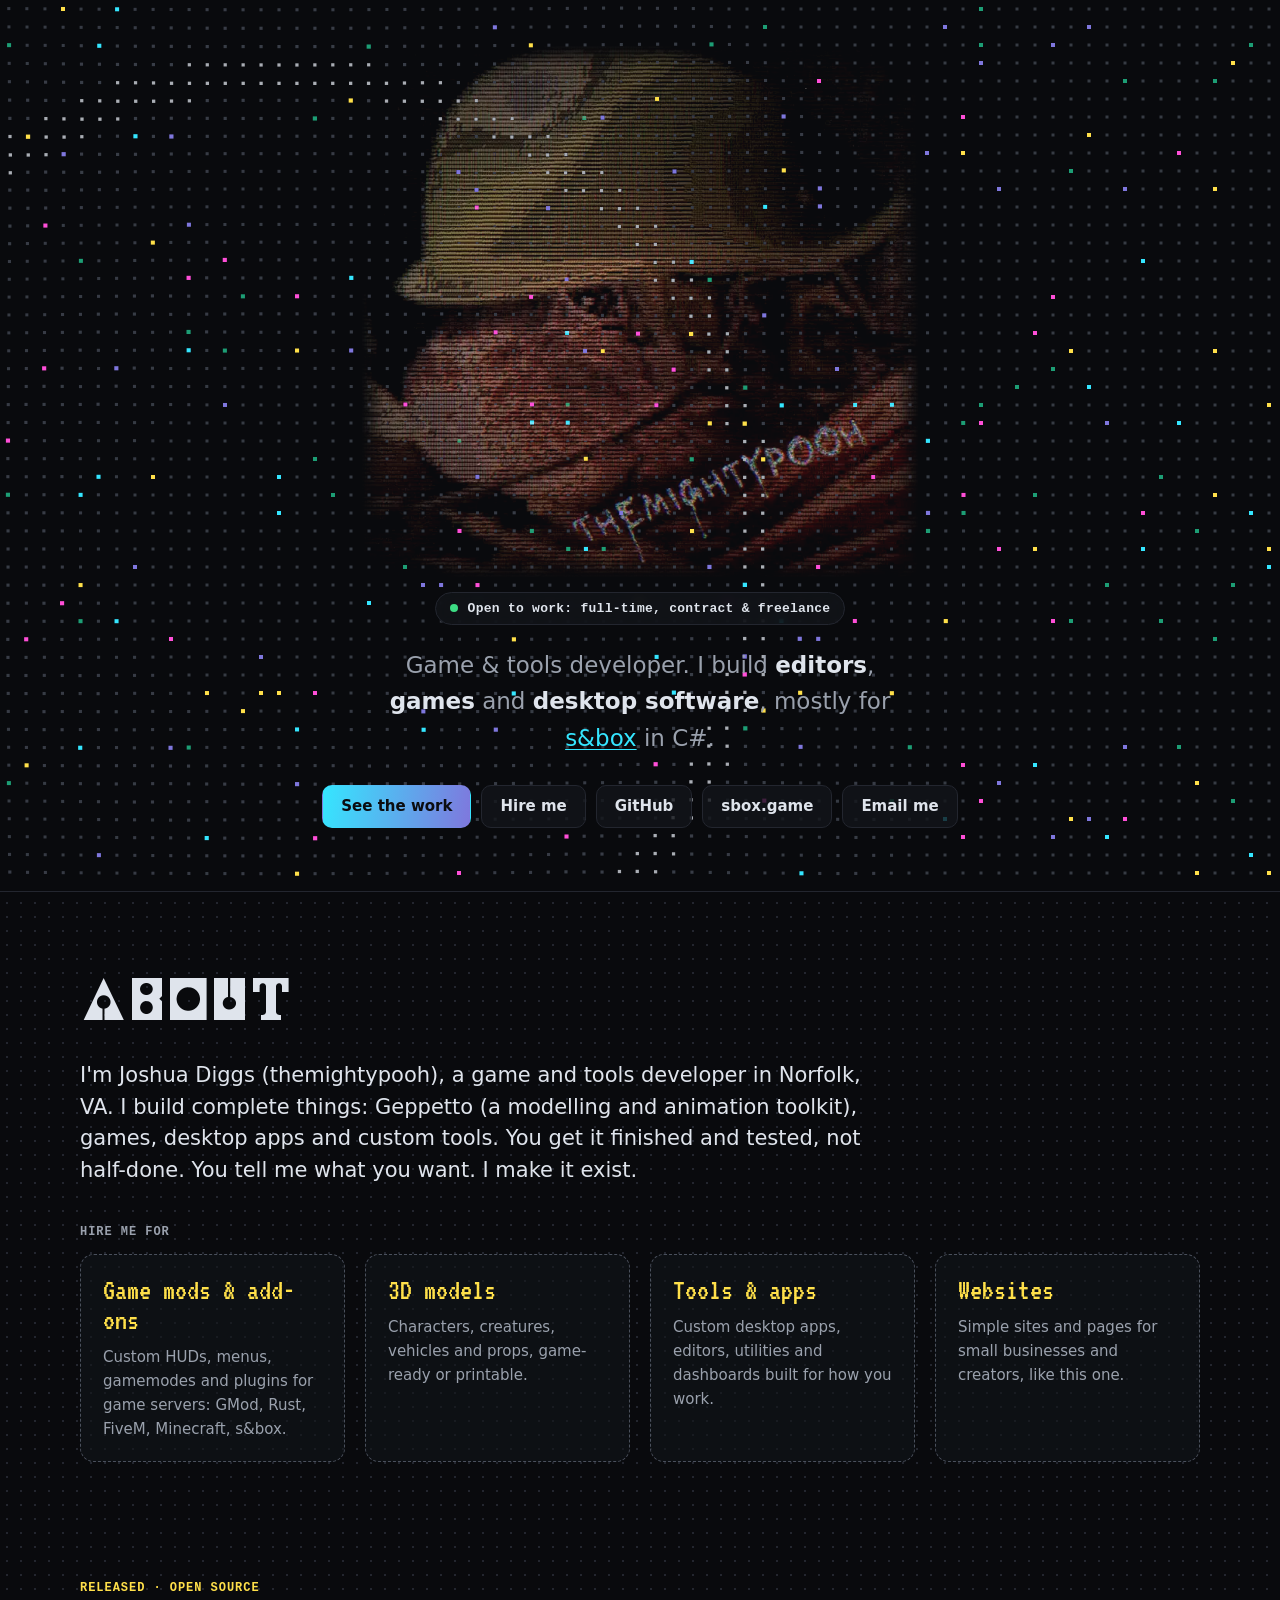
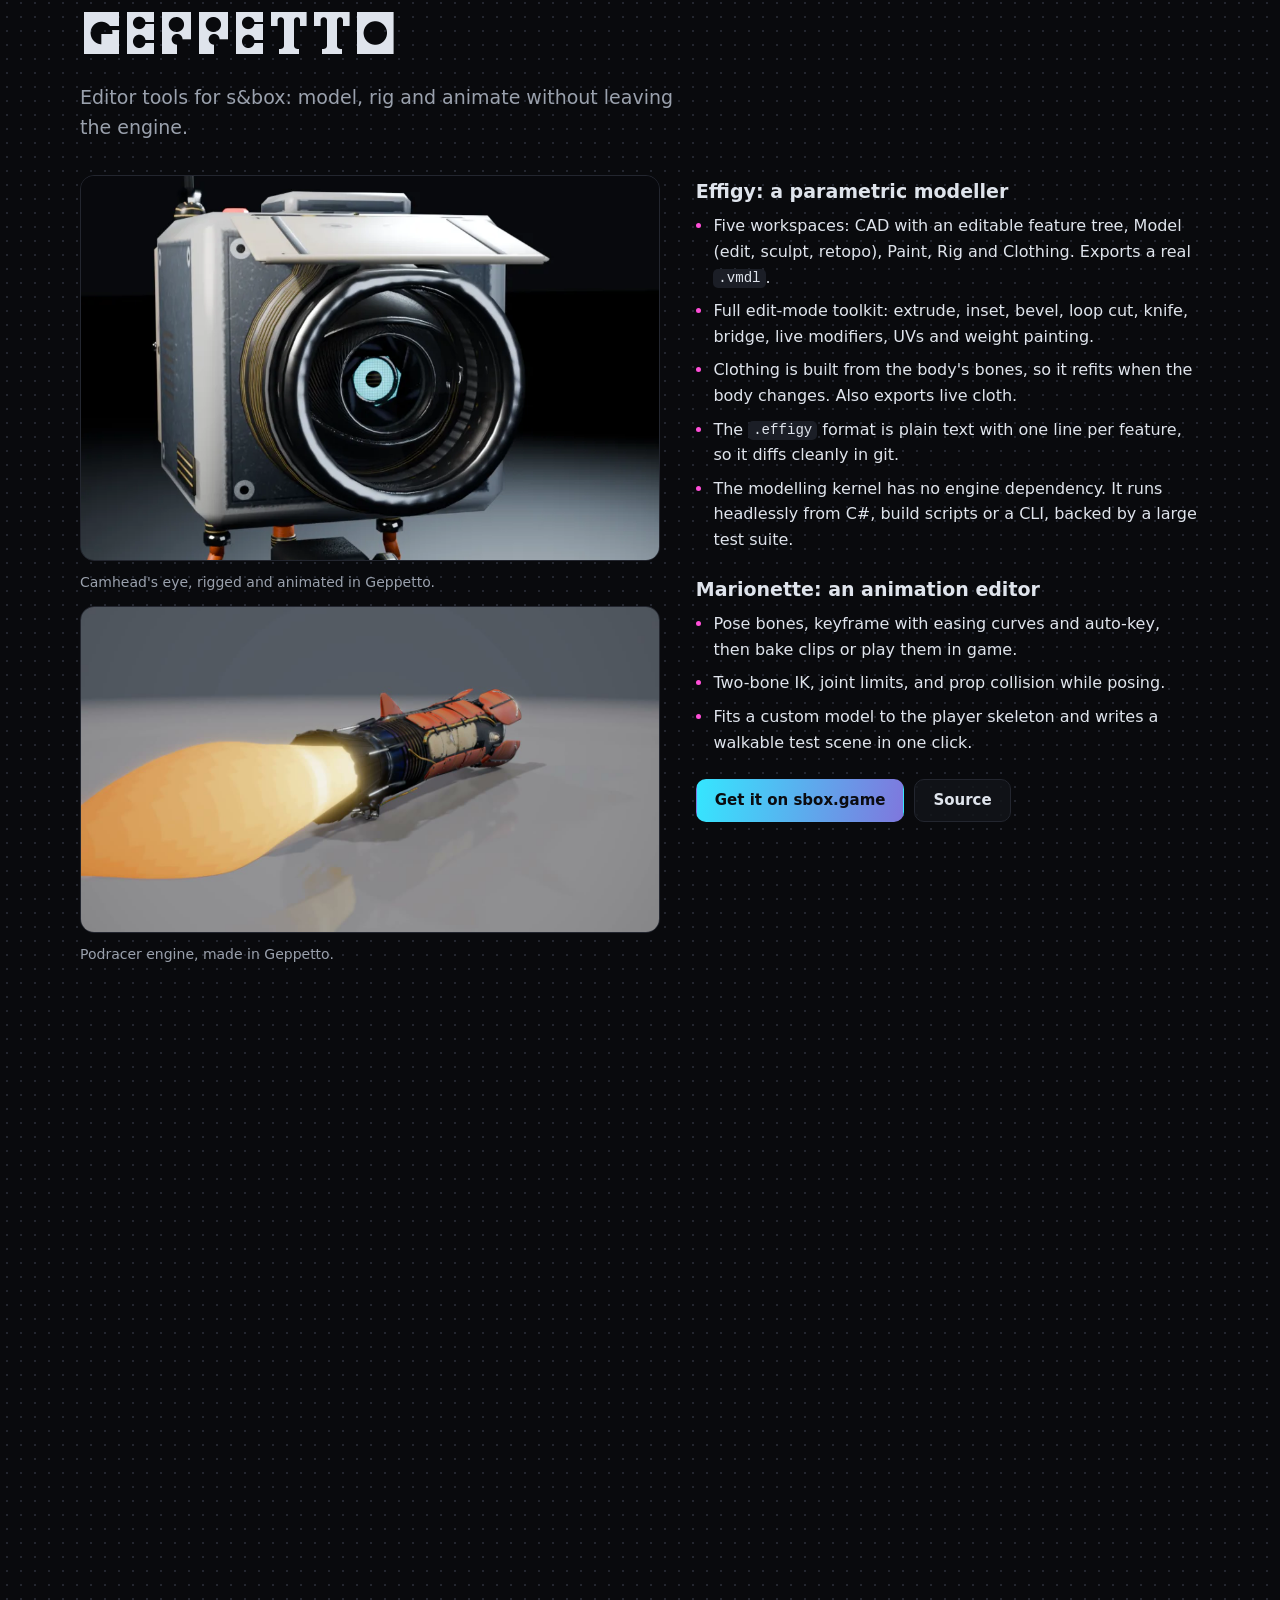
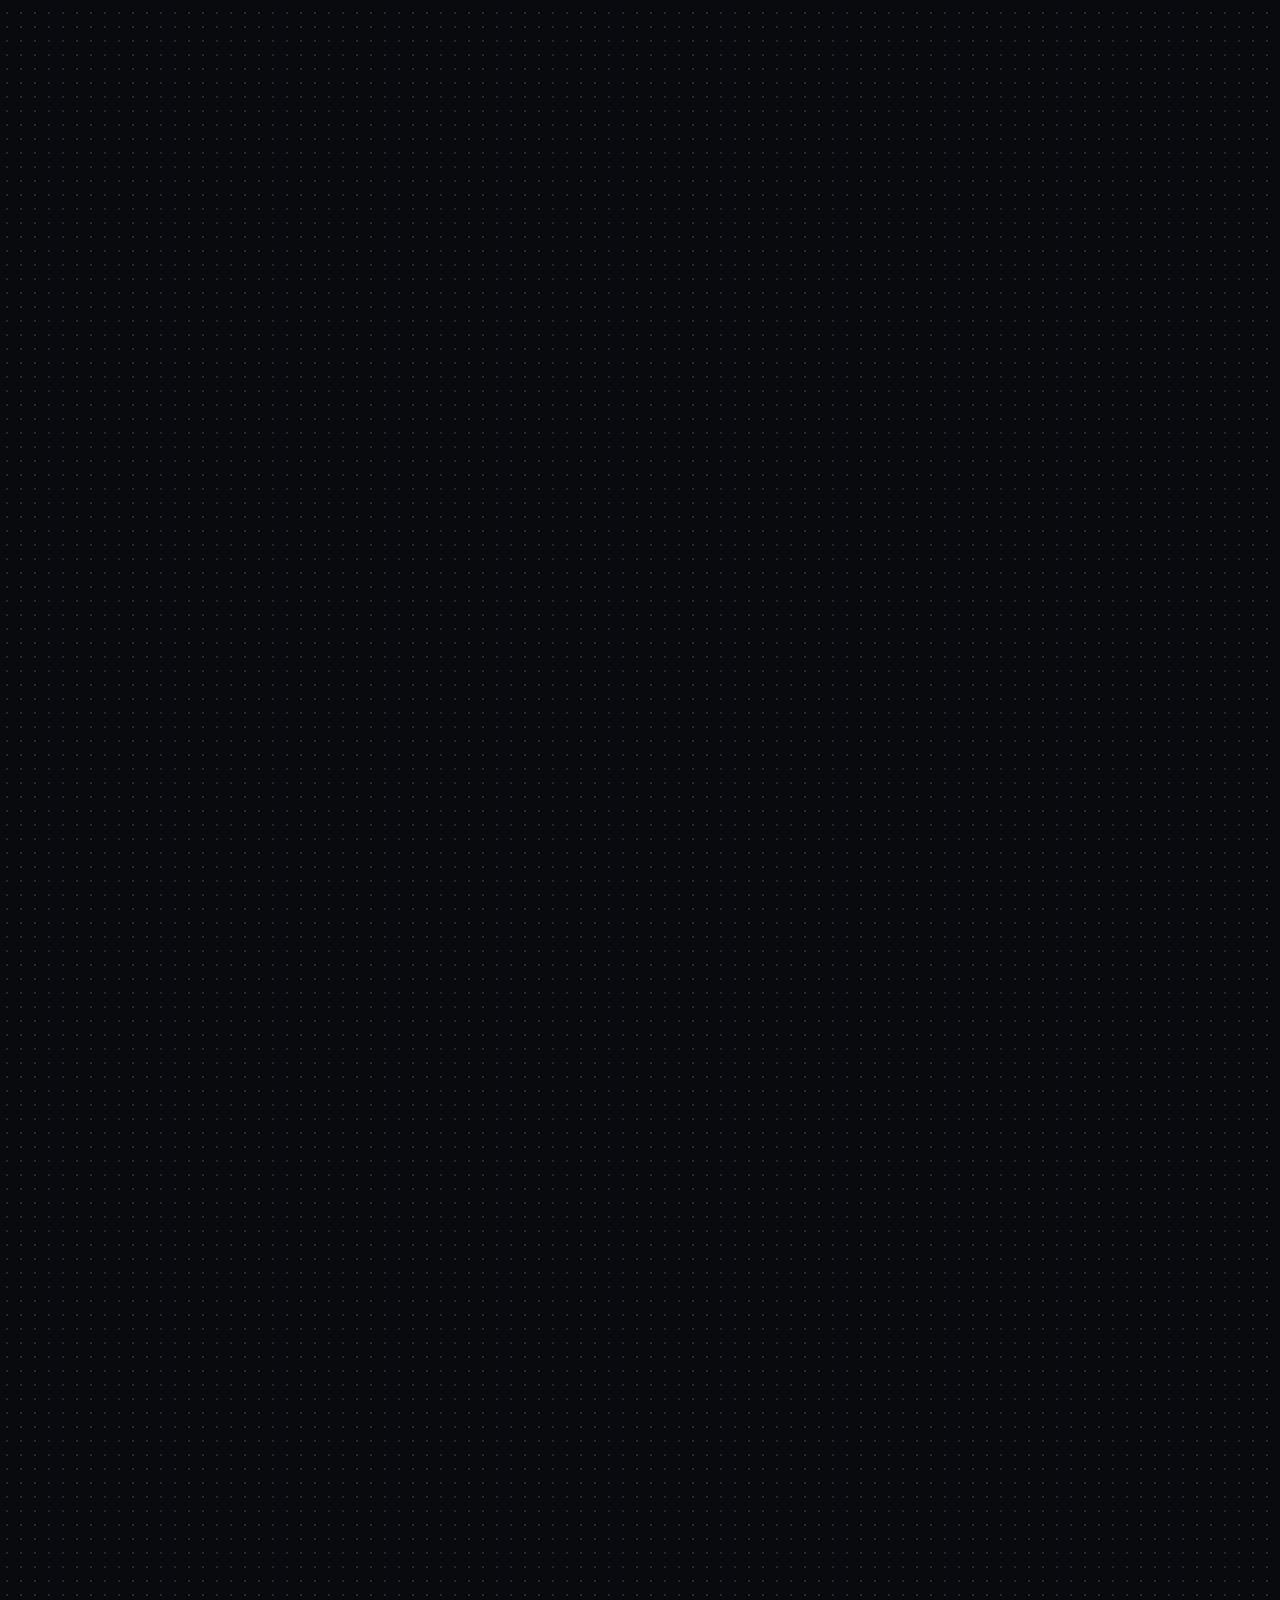
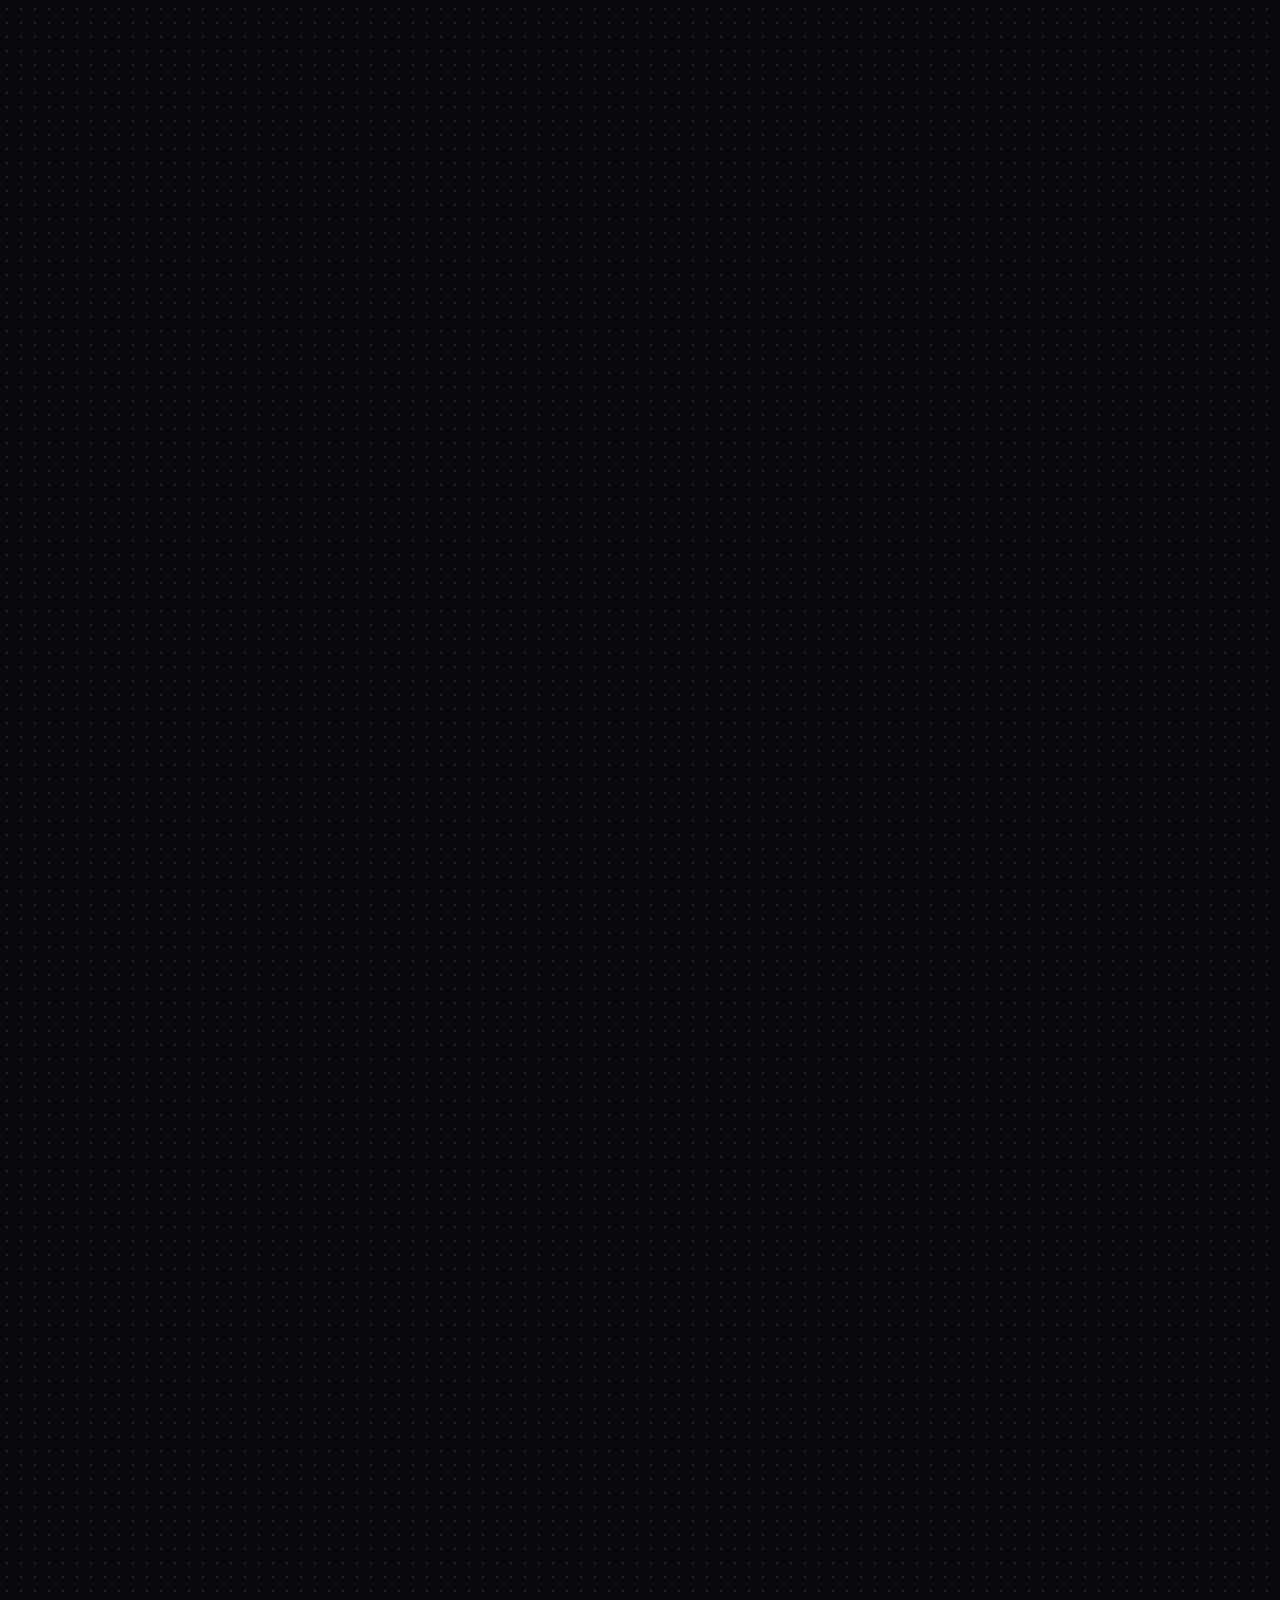
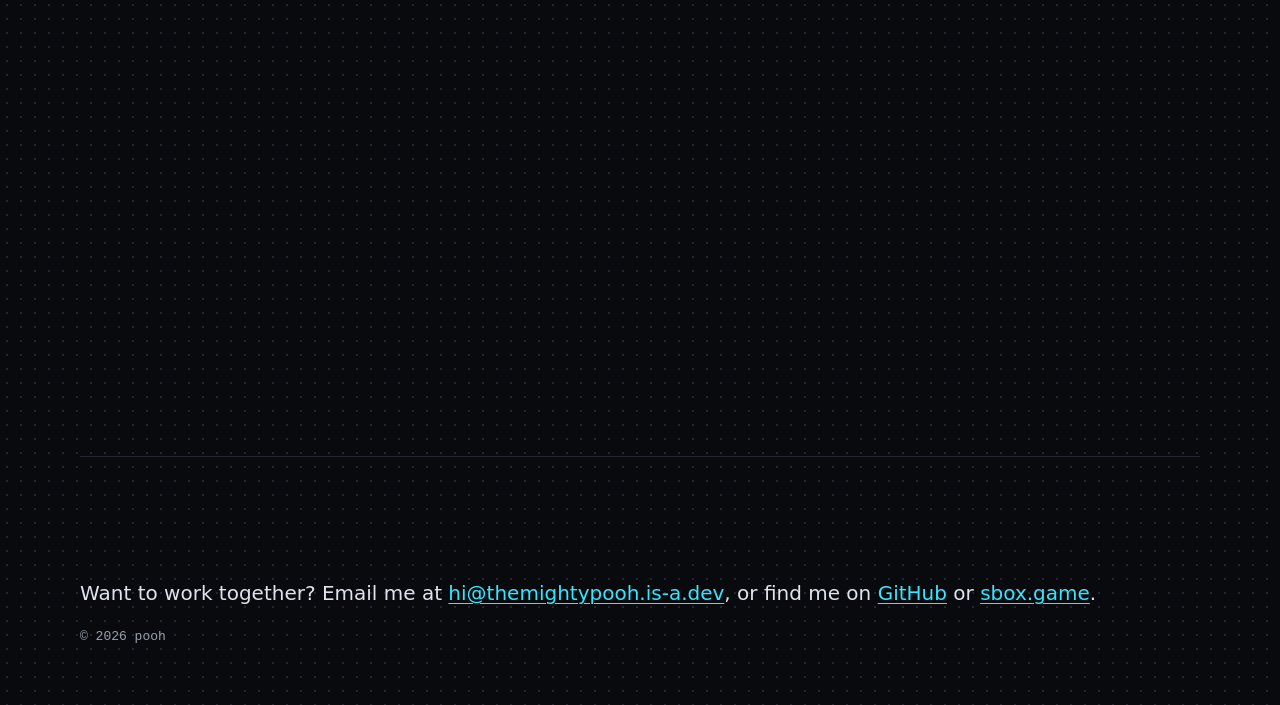
<file: index.html>
<!doctype html>
<html lang="en">
<head>
<meta charset="utf-8">
<meta name="viewport" content="width=device-width, initial-scale=1">
<title>pooh — game & tools developer</title>
<meta name="description" content="Game and tools developer for s&box. Geppetto (Effigy + Marionette), wavegoo, Midnight AM, Survey Sentence and more.">
<meta property="og:title" content="pooh — game & tools developer">
<meta property="og:description" content="Editors, games and desktop software, mostly for s&box.">
<meta property="og:image" content="https://themightypooh.github.io/img/wavegoo-poster.jpg">
<meta name="theme-color" content="#090a0d">
<link rel="preload" href="fonts/WavegooRoundsquare.woff2" as="font" type="font/woff2" crossorigin>
<link rel="stylesheet" href="style.css?v=6">
<link rel="stylesheet" href="mini-desktop.css?v=17">
</head>
<body>

<header class="hero">
  <canvas id="dots" aria-hidden="true"></canvas>
  <video class="hero-splash lazy-video" data-src="media/rat-splash-hero.mp4" data-hold="3.9,6.85" muted playsinline preload="none" poster="img/rat-poster.webp" aria-label="THEMIGHTYPOOH rat splash"></video>
  <div class="hero-inner wrap">
    <p class="status"><span class="pulse"></span>Open to work: full-time, contract &amp; freelance</p>
    <p class="lede">Game &amp; tools developer. I build <b>editors</b>, <b>games</b> and <b>desktop software</b>, mostly for <a href="https://sbox.game/pooh">s&amp;box</a> in C#.</p>
    <nav class="links">
      <a class="btn" href="#work">See the work</a>
      <a class="btn ghost" href="#about">Hire me</a>
      <a class="btn ghost" href="https://github.com/themightypooh">GitHub</a>
      <a class="btn ghost" href="https://sbox.game/pooh">sbox.game</a>
      <a class="btn ghost js-mail" href="#about" data-u="hi" data-d="themightypooh.is-a.dev">Email me</a>
    </nav>
  </div>
</header>

<main id="work">

  <section class="wrap" id="about">
    <h2 class="section-title">About</h2>
    <p class="about">I'm Joshua Diggs (themightypooh), a game and tools developer in Norfolk, VA. I build complete things: Geppetto (a modelling and animation toolkit), games, desktop apps and custom tools. You get it finished and tested, not half-done. You tell me what you want. I make it exist.</p>
    <h3 class="hire-title">Hire me for</h3>
    <div class="lab hire">
      <article>
        <h3>Game mods &amp; add-ons</h3>
        <p>Custom HUDs, menus, gamemodes and plugins for game servers: GMod, Rust, FiveM, Minecraft, s&amp;box.</p>
      </article>
      <article>
        <h3>3D models</h3>
        <p>Characters, creatures, vehicles and props, game-ready or printable.</p>
      </article>
      <article>
        <h3>Tools &amp; apps</h3>
        <p>Custom desktop apps, editors, utilities and dashboards built for how you work.</p>
      </article>
      <article>
        <h3>Websites</h3>
        <p>Simple sites and pages for small businesses and creators, like this one.</p>
      </article>
    </div>
  </section>

  <section class="feature wrap">
    <div class="feature-head">
      <p class="tag released">Released · open source</p>
      <h2>Geppetto</h2>
      <p class="sub">Editor tools for s&amp;box: model, rig and animate without leaving the engine.</p>
    </div>
    <div class="feature-body">
      <div class="gallery two">
        <figure class="clip">
          <video class="lazy-video" data-src="media/camhead-eyes.mp4" poster="img/camhead-eyes-poster.webp" muted loop playsinline preload="none" width="900" height="900" style="aspect-ratio:3/2;object-fit:cover;object-position:50% 45%" aria-label="Camhead, the camcorder-headed robot, looking around and blinking"></video>
          <figcaption>Camhead's eye, rigged and animated in Geppetto.</figcaption>
        </figure>
        <figure class="clip">
          <video class="lazy-video" data-src="media/podracer-engine.mp4" poster="img/podracer-engine-poster.jpg" muted loop playsinline preload="none" width="1280" height="720" aria-label="Podracer engine orbit: intake fan spinning, engine lights up to a full burn and shuts down"></video>
          <figcaption>Podracer engine, made in Geppetto.</figcaption>
        </figure>
      </div>
      <div class="copy">
        <h3>Effigy: a parametric modeller</h3>
        <ul>
          <li>Five workspaces: CAD with an editable feature tree, Model (edit, sculpt, retopo), Paint, Rig and Clothing. Exports a real <code>.vmdl</code>.</li>
          <li>Full edit-mode toolkit: extrude, inset, bevel, loop cut, knife, bridge, live modifiers, UVs and weight painting.</li>
          <li>Clothing is built from the body's bones, so it refits when the body changes. Also exports live cloth.</li>
          <li>The <code>.effigy</code> format is plain text with one line per feature, so it diffs cleanly in git.</li>
          <li>The modelling kernel has no engine dependency. It runs headlessly from C#, build scripts or a CLI, backed by a large test suite.</li>
        </ul>
        <h3>Marionette: an animation editor</h3>
        <ul>
          <li>Pose bones, keyframe with easing curves and auto-key, then bake clips or play them in game.</li>
          <li>Two-bone IK, joint limits, and prop collision while posing.</li>
          <li>Fits a custom model to the player skeleton and writes a walkable test scene in one click.</li>
        </ul>
        <p class="actions">
          <a class="btn" href="https://sbox.game/pooh/geppetto">Get it on sbox.game</a>
          <a class="btn ghost" href="https://github.com/themightypooh/Geppetto">Source</a>
        </p>
      </div>
    </div>
  </section>

  <section class="feature desk-section" id="desktop">
    <div class="feature-head wrap">
      <p class="tag released">Open source · daily driver · try it</p>
      <h2>wavegoo</h2>
      <p class="sub">My own desktop shell for KDE Plasma on Wayland, written from scratch in Quickshell (QML + GLSL). This is it, running in your browser: the same shaders, the same layout, shrunk to fit.</p>
    </div>
    <div class="desk-bleed">
      <div class="md-frame" id="md-frame">
        <div class="md-screen" id="md-screen" aria-label="Interactive miniature of the wavegoo desktop"></div>
      </div>
    </div>
    <div class="wrap desk-foot">
      <p class="md-hint md-hint-touch">Tap the orb for the start menu and drag things around, or open it fullscreen below.</p>
      <p class="md-hint md-hint-mouse">Hover the bar, click the orb for the start menu, drag the cabinet, hourglass and counter anywhere, drag a note onto a drawer, click the hourglass. Best on a big screen.</p>
      <p class="actions"><button class="btn" type="button" id="md-tour">Take the tour</button> <a class="btn ghost" href="phone.html?v=9">Open it on your phone</a> <a class="btn ghost" href="https://github.com/themightypooh/wavegoo">View on GitHub</a></p>
    </div>
  </section>


  <section class="wrap">
    <h2 class="section-title">Games in progress</h2>
    <div class="cards">

      <article class="card" id="midnight-am">
        <video class="cover lazy-video" data-src="media/mam-trailer.mp4" poster="img/mam-trailer-poster.jpg" muted loop playsinline preload="none" width="1280" height="720" aria-label="Midnight AM trailer: the booth, the blinds, the ON AIR sign"></video>
        <p class="tag released">s&amp;box · Published*</p>
        <h3>Midnight AM</h3>
        <p class="footnote">*Published, so technically complete. But I shall return.</p>
        <p>A cosy first-person game where you host a late-night radio show over an 8-hour shift in real time: take phone-in callers, spin vinyl and decorate the studio.</p>
        <ul>
          <li><b>An in-game retro computer</b> with around 20 apps: a casino, chess, minesweeper, a terminal, a mixer and a vinyl press.</li>
          <li><b>A built-in synth engine</b>, song sequencer, voice recorder and WAV writer.</li>
          <li><b>Instruments to collect and play,</b> with effects pedals that change how each one sounds.</li>
          <li><b>A shop for decorating the studio</b> however you like: wallpaper, flooring, speakers and more.</li>
        </ul>
        <div class="thumbs">
          <a href="img/mam-onair.webp"><img decoding="async" src="img/mam-onair.webp" alt="In-game: the ON AIR sign over the booth wall" loading="lazy"></a>
          <a href="img/mam-casino.webp"><img decoding="async" src="img/mam-casino.webp" alt="In-game: blackjack in the computer's casino app" loading="lazy"></a>
          <a href="img/mam-pedals.webp"><img decoding="async" src="img/mam-pedals.webp" alt="In-game: ten effects pedals, from overdrive and reverb to fuzz and delay" loading="lazy"></a>
        </div>
      </article>

      <article class="card">
        <video class="cover lazy-video" data-src="media/survey-pull.mp4" poster="img/survey-pull-poster.jpg" muted loop playsinline preload="none" width="1280" height="592" aria-label="In-game: jumping up to catch the sonar scope and pulling it down"></video>
        <p class="tag">s&amp;box · WIP</p>
        <h3>Survey Sentence</h3>
        <p>A prisoner, sealed alone in a windowless pod, finds and prints subjects using a sonar scope and a 3D printer. It's a PS1-style remake of my earlier game <a href="https://sbox.game/pooh/deep_survey">Deep Survey</a>, which you can play now.</p>
        <ul>
          <li>The sonar scope turns an outside camera into echolocation through a depth post-process, displayed on a curved CRT.</li>
          <li>A true first-person body, with animation takes checked for how fast they swing the camera.</li>
          <li>A layered sound director with ducking and loudness (LUFS) targets.</li>
        </ul>
      </article>

      <article class="card">
        <img decoding="async" class="cover" src="img/arcade-front.webp" alt="The Linden Arcade at night in s&amp;box: a brick theatre front with a neon script sign, a marquee reading TOKENS 4 FOR $1 and PRIZE COUNTER INSIDE, and a crashed flying saucer on the roof" loading="lazy" width="1440" height="900">
        <p class="tag">s&amp;box · WIP</p>
        <h3>Inside The Arcade</h3>
        <p>A first-person retro arcade where every cabinet runs its own playable game, and many let you go <i>inside</i> them.</p>
        <ul>
          <li><b>Climb into the games.</b> Win the MIND-LINK headset at the prize counter and GO INSIDE puts you in the machine: the sub in Torpedo Alley, the bass boat in Lunker Lake, the kitchen in Cover Fire.</li>
          <li><b>See through the cabinets.</b> Win the X-ray specs and look straight through any machine's shell at the boards, motors, CRT and wiring inside, with markers that explain each part.</li>
          <li><b>28 real games, not props.</b> A kitchen brawler, a rally stage, a shmup, a zombie light-gun holdout, skee-ball and a physics claw machine.</li>
          <li><b>Four pinball tables</b> on custom physics, each in its own era of cabinet, with dot-matrix and video displays.</li>
          <li><b>A few hours after school.</b> Feed tokens, win tickets, trade them at the prize counter, and be at the doors when Mom comes to pick you up.</li>
          <li><b>Every kid on the floor is generated:</b> one low-poly body, one 256 px atlas, thousands of clip-checked looks.</li>
          <li>Each game is tested headlessly with simulations and soak runs, and the packed floor holds 60 fps.</li>
        </ul>
        <div class="thumbs">
          <a href="img/arcade-prize-counter.webp"><img decoding="async" src="img/arcade-prize-counter.webp" alt="The prize counter: the attendant behind a glass case of penny candy, paddle balls and toys, with top prizes in a padded display under a neon PRIZES sign" loading="lazy"></a>
          <a href="img/arcade-balcony.webp"><img decoding="async" src="img/arcade-balcony.webp" alt="The view from the balcony: a crawl tube sweeping down to the floor, a Gyro 360 ride and cabinets under pennant flags" loading="lazy"></a>
          <a href="img/arcade-01_cast_lineup.webp"><img decoding="async" src="img/arcade-01_cast_lineup.webp" alt="The whole cast lined up: the player, the kids, the moms, the cooks, the prize-counter attendant and the shambler" loading="lazy"></a>
        </div>
      </article>

      <article class="card card-assets" id="assets">
        <p class="tag">Models · props &amp; sets</p>
        <h3>Assorted assets</h3>
        <p>A diner kitchen, cars and curios, all modelled by me.</p>
        <div class="reel">
          <div class="reel-track" tabindex="0" aria-label="Asset gallery, drifting slowly. Hover or focus to hold it">
            <figure class="reel-tile"><a href="img/asset-sq-fryer.webp"><img decoding="async" src="img/asset-sq-fryer.webp" alt="Gas deep fryer with baskets up and the cabinet door open on the gas valve" loading="lazy" width="900" height="900"></a><figcaption>Fryer</figcaption></figure>
            <figure class="reel-tile"><a href="img/asset-sq-sodafountain.webp"><img decoding="async" src="img/asset-sq-sodafountain.webp" alt="Ice Cold Drinks soda fountain with a row of nozzles over the drip tray" loading="lazy" width="900" height="900"></a><figcaption>Soda fountain</figcaption></figure>
            <figure class="reel-tile"><a href="img/asset-sq-dishwasher.webp"><img decoding="async" src="img/asset-sq-dishwasher.webp" alt="Stainless pass-through commercial dishwasher with drain boards" loading="lazy" width="900" height="900"></a><figcaption>Dishwasher</figcaption></figure>
            <figure class="reel-tile"><a href="img/asset-sq-liquorrack.webp"><img decoding="async" src="img/asset-sq-liquorrack.webp" alt="Tiered diner liquor rack stacked with bottles on a wood cabinet" loading="lazy" width="900" height="900"></a><figcaption>Liquor rack</figcaption></figure>
            <figure class="reel-tile"><a href="img/asset-sq-range.webp"><img decoding="async" src="img/asset-sq-range.webp" alt="Four-burner gas range with oven and back shelf" loading="lazy" width="900" height="900"></a><figcaption>Range</figcaption></figure>
            <figure class="reel-tile"><a href="img/asset-sq-flattop.webp"><img decoding="async" src="img/asset-sq-flattop.webp" alt="Flat-top griddle on an open stainless stand" loading="lazy" width="900" height="900"></a><figcaption>Flat-top</figcaption></figure>
            <figure class="reel-tile"><a href="img/asset-sq-sink3.webp"><img decoding="async" src="img/asset-sq-sink3.webp" alt="Three-compartment stainless dish sink with drain board" loading="lazy" width="900" height="900"></a><figcaption>3-bay sink</figcaption></figure>
            <figure class="reel-tile"><a href="img/asset-sq-barstool.webp"><img decoding="async" src="img/asset-sq-barstool.webp" alt="Ladder-back bar stool with a red vinyl seat" loading="lazy" width="900" height="900"></a><figcaption>Bar stool</figcaption></figure>
            <figure class="reel-tile"><a href="img/asset-sq-van.webp"><img decoding="async" src="img/asset-sq-van.webp" alt="Boxy white delivery van" loading="lazy" width="900" height="900"></a><figcaption>Delivery van</figcaption></figure>
            <figure class="reel-tile"><a href="img/asset-sq-minivan.webp"><img decoding="async" src="img/asset-sq-minivan.webp" alt="Blue boxy wagon with roof rack" loading="lazy" width="900" height="900"></a><figcaption>Wagon</figcaption></figure>
            <figure class="reel-tile"><a href="img/asset-sq-pedals.webp"><img decoding="async" src="img/asset-sq-pedals.webp" alt="Board of colourful guitar effect pedals" loading="lazy" width="900" height="900"></a><figcaption>Pedals</figcaption></figure>
            <figure class="reel-tile"><a href="img/asset-sq-guitar.webp"><img decoding="async" src="img/asset-sq-guitar.webp" alt="Black pointed electric guitar" loading="lazy" width="900" height="900"></a><figcaption>Guitar</figcaption></figure>
          </div>
          <button type="button" class="reel-toggle" aria-pressed="false" aria-label="Pause the gallery"><i aria-hidden="true"></i><span>pause</span></button>
        </div>
      </article>

    </div>
  </section>

  <section class="wrap">
    <h2 class="section-title">Toolbox</h2>
    <ul class="skills">
      <li>C#</li><li>s&amp;box / Source 2</li><li>Editor tooling</li><li>Gameplay systems</li><li>Physics &amp; simulation</li>
      <li>GLSL shaders</li><li>QML / Quickshell</li><li>Python</li><li>Blender (modelling + scripting)</li>
      <li>Procedural generation</li><li>Automated testing</li><li>Linux · KDE · Wayland</li><li>Git</li>
    </ul>
  </section>

  <section class="wrap" id="stash">
    <details class="breakdown more-me stash">
      <summary>Secret stash: psst, wanna see a brain learn?</summary>
      <div class="feature desk-section" id="pinoch">
        <div class="feature-head wrap">
          <p class="tag released">AI from scratch · play with it</p>
          <h2>Pinoch</h2>
          <p class="sub">An AI I built completely from scratch that learns to talk the way a kid does, starting from nothing. Pinoch is its body, and he grows up as it learns. This is what he looks like before he's been given anything: no lessons and not even his first words.</p>
        </div>
        <div class="desk-bleed">
          <div class="pn-frame" id="pn-frame">
            <iframe id="pn-screen" data-src="pinoch/index.html?demo=1" title="Pinoch: a creature that grows as my from-scratch language model trains (demo run)" scrolling="no"></iframe>
            <button class="pn-start" id="pn-start" type="button"><span class="pn-play" aria-hidden="true"></span>START PINOCH<small>a two-minute demo run</small></button>
          </div>
        </div>
        <div class="wrap desk-foot">
          <p class="md-hint">This is the real viewer on a two-minute demo run; on my desktop it follows the live training and I can talk to him. Tap to drop, hold to stream, pick a colour up top, and click Pinoch to pet him or right-click to poke.</p>
          <p class="actions"><a class="btn" href="pinoch-phone.html?v=5">Open it on your phone</a></p>
          <h3 class="brain-title">NPC brain</h3>
          <div class="npc-brain">
            <canvas aria-label="Animated brain diagram: senses light their lobe, a fast classifier in the cerebellum picks a reflex or hands off to the language model and memory, which answers through speech"></canvas>
            <p class="brain-info" aria-live="off"></p>
          </div>
          <p class="brain-cap">How a model like this drives a game NPC. Vision and hearing feed Kev, a small fast classifier: obvious stuff (a grenade beep, "jump") becomes an action straight away, like a reflex. Anything that needs thought goes to the language model with mission and memory, and comes back out as speech.</p>
        </div>
      </div>
    </details>
  </section>

  <section class="wrap" id="more">
    <details class="breakdown more-me">
      <summary>Made it here? You must be interested in finding out more about me!</summary>
      <div class="more-body">
        <p>I'm 30 and I live in Norfolk, Virginia.</p>
        <p><b>How I actually work:</b> I design the systems, direct AI-assisted development and review the code live as it's written, so I catch mistakes before they land. Then I test everything myself, in game, until it's right. Geppetto, Midnight AM and my whole desktop were built this way.</p>
        <p><b>What I bring:</b> the vision, the taste, and the patience to go back and forth on details for as long as it takes. I'll build your idea just as happily as my own.</p>
        <p><b>Why this, why now:</b> I've decided to kick my projects and portfolio into overdrive and get myself out there and hired or commissioned to do what I love doing: making things that people will use, remember, or just enjoy having. Them being satisfied with it is what satisfies me.</p>
        <p><b>Right now:</b> I'm looking for work: freelance, contract or full-time. I need the money and rent doesn't wait, so this isn't a weekend hobby, it's my full-time work now. I've got plenty of free time, I pick things up fast, and you'll have my full attention until you're happy with it.</p>
      </div>
    </details>
  </section>

</main>

<footer class="wrap">
  <p>Want to work together? Email me at <a class="js-mail" data-show="1" href="#about" data-u="hi" data-d="themightypooh.is-a.dev">my email</a>, or find me on <a href="https://github.com/themightypooh">GitHub</a> or <a href="https://sbox.game/pooh">sbox.game</a>.</p>
  <p class="fine">© 2026 pooh</p>
</footer>

<script>
  // lazy autoplay videos: load + play only while on screen; never autoplay with reduced motion
  (function () {
    var vids = document.querySelectorAll("video.lazy-video[data-src]");
    // data-hold="from,to": play the intro once, then keep looping from..to (the rat appears, then stays)
    document.querySelectorAll("video[data-hold]").forEach(function (v) {
      var h = v.dataset.hold.split(",").map(Number);
      function back() { v.currentTime = h[0]; v.play().catch(function () {}); }
      v.addEventListener("ended", back);
      v.addEventListener("timeupdate", function () { if (v.currentTime >= h[1] - 0.25) back(); });   // ~4 Hz, so jump early
      if (v.requestVideoFrameCallback) {   // frame-exact where supported
        var tick = function (now, m) { if (m.mediaTime >= h[1]) back(); v.requestVideoFrameCallback(tick); };
        v.requestVideoFrameCallback(tick);
      }
    });
    var still = window.matchMedia && matchMedia("(prefers-reduced-motion: reduce)").matches ||
      !!(navigator.connection && navigator.connection.saveData);   // data saver: posters only, tap to play
    function load(v) { if (!v.src) { v.src = v.dataset.src; v.preload = "auto"; } }
    if (still) {   // keep posters; let people opt in by tapping
      vids.forEach(function (v) { v.addEventListener("click", function () { load(v); v.paused ? v.play() : v.pause(); }); });
      return;
    }
    if (!("IntersectionObserver" in window)) { vids.forEach(function (v) { load(v); v.play().catch(function () {}); }); return; }
    var io = new IntersectionObserver(function (es) {
      es.forEach(function (e) {
        var v = e.target;
        if (e.isIntersecting) { load(v); var p = v.play(); if (p) p.catch(function () {}); }
        else if (v.src) v.pause();
      });
    }, { rootMargin: "200px 0px", threshold: 0.01 });
    vids.forEach(function (v) { io.observe(v); });
  })();
</script>
<script>
  // email links are put together here so the address isn't sitting in the HTML for scrapers
  document.querySelectorAll("a.js-mail").forEach(function (a) {
    var m = a.dataset.u + "@" + a.dataset.d;
    a.href = "mailto:" + m;
    if (a.dataset.show) a.textContent = m;
  });
</script>
<script>
  // "Take the tour": bring the desktop into view, then walk through it
  document.getElementById("md-tour").addEventListener("click", function () {
    document.getElementById("md-frame").scrollIntoView({ behavior: "smooth", block: "center" });
    setTimeout(function () { if (window.mdDesk) window.mdDesk.tour.start(); }, 450);
  });
</script>
<script src="dots.js?v=2" defer></script>
<script src="assets-reel.js" defer></script>
<script src="npc-brain.js" defer></script>
<script src="mini-desktop-shaders.js?v=13" defer></script>
<script src="mini-desktop.js?v=24" defer></script>
<script>
(() => { const f = document.getElementById("pn-frame"), i = document.getElementById("pn-screen"), go = document.getElementById("pn-start"); if (!f || !i) return;
  const fit = () => { i.style.transform = "scale(" + f.clientWidth / 1280 + ")"; }; new ResizeObserver(fit).observe(f); fit();
  // nothing loads or runs until Start; after that it pauses whenever it's scrolled away
  let seen = true;
  const pause = () => { try { i.contentWindow.PN_PAUSED = !seen || document.hidden; } catch (e) {} };
  go.addEventListener("click", () => { i.src = i.dataset.src; go.remove(); i.addEventListener("load", pause); });
  new IntersectionObserver(([e]) => { seen = e.isIntersecting; pause(); }).observe(f);
  setInterval(() => {   // backup check, once a second: IntersectionObserver can lag when the tab isn't being painted
    if (!i.src) return; const r = f.getBoundingClientRect();
    const on = r.width > 0 && r.bottom > 0 && r.top < innerHeight; if (on !== seen) { seen = on; pause(); }
  }, 1000);
  document.addEventListener("visibilitychange", pause); })();
</script>
<script>
  // visit counter (abacus.jasoncameron.dev, no account): counts each browser at most once a day,
  // so refreshing doesn't inflate it. Read back by the desktop widget in ~/.config/quickshell/visits.
  (function () {
    if (!/(github\.io|is-a\.dev)$/.test(location.hostname)) return;   // only the live site counts, not local previews
    try {
      var day = new Date().toISOString().slice(0, 10);
      if (localStorage.getItem("counted") === day) return;
      localStorage.setItem("counted", day);
    } catch (e) {}
    fetch("https://abacus.jasoncameron.dev/hit/themightypooh-portfolio/visitors").catch(function () {});
  })();
</script>
</body>
</html>
</file>
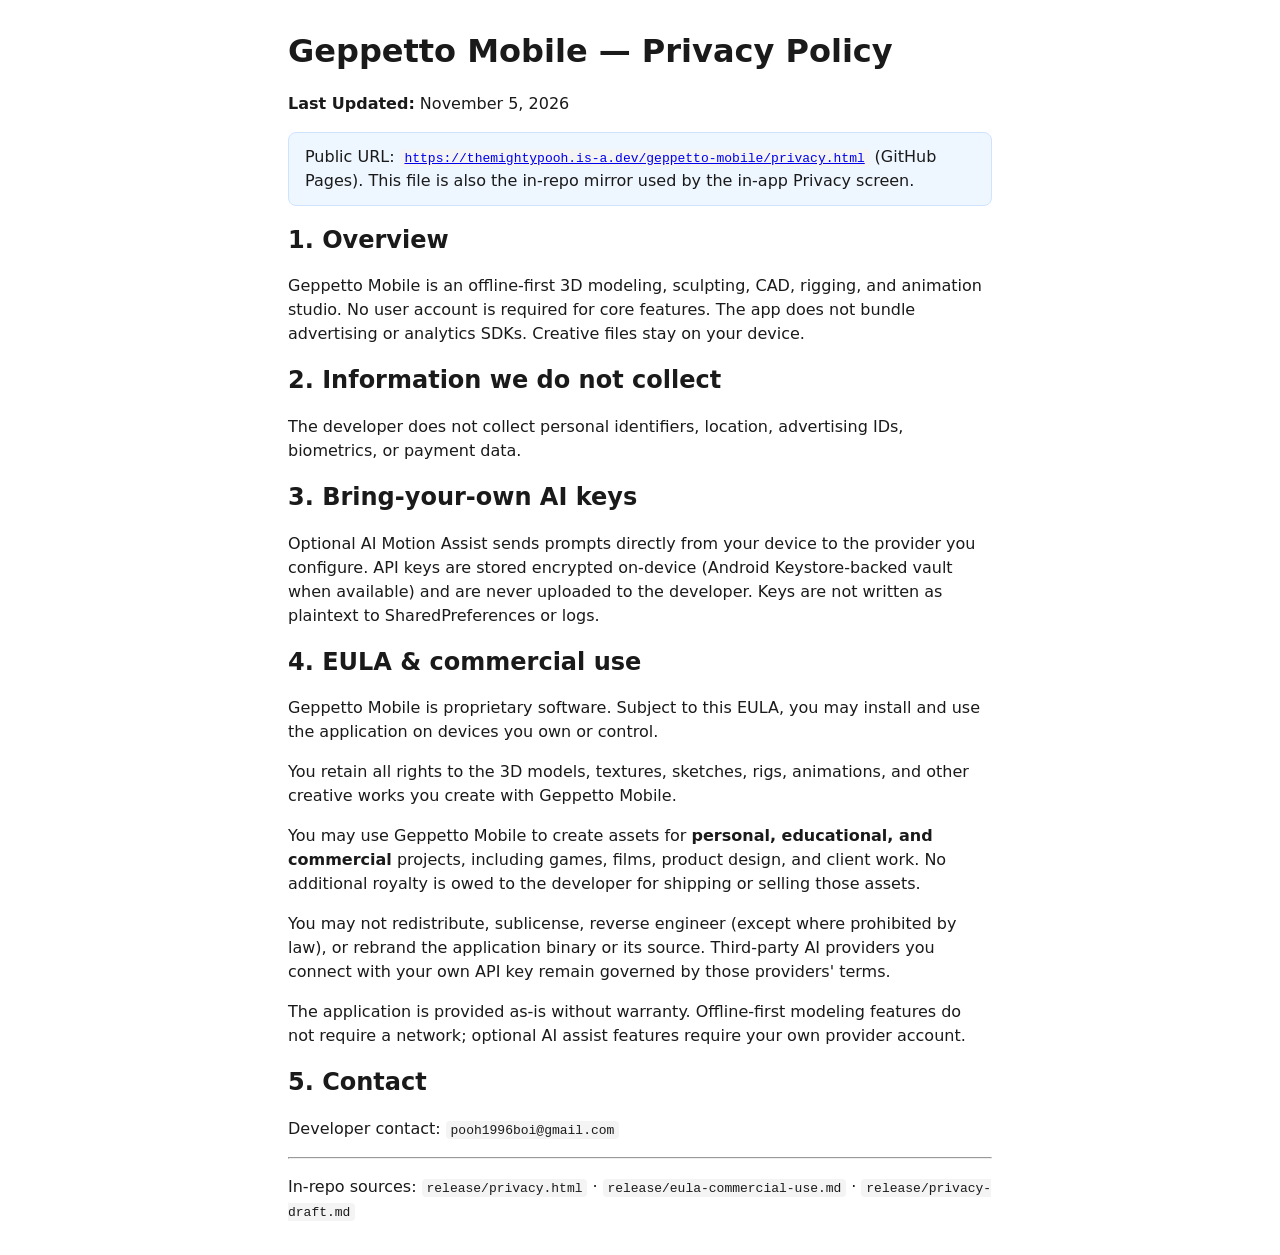
<file: geppetto-mobile/index.html>
<!DOCTYPE html>
<html lang="en"><head>
<meta charset="utf-8"/>
<meta http-equiv="refresh" content="0; url=privacy.html"/>
<title>Geppetto Mobile</title>
</head><body>
<p><a href="privacy.html">Geppetto Mobile — Privacy Policy &amp; EULA</a></p>
</body></html>
</file>
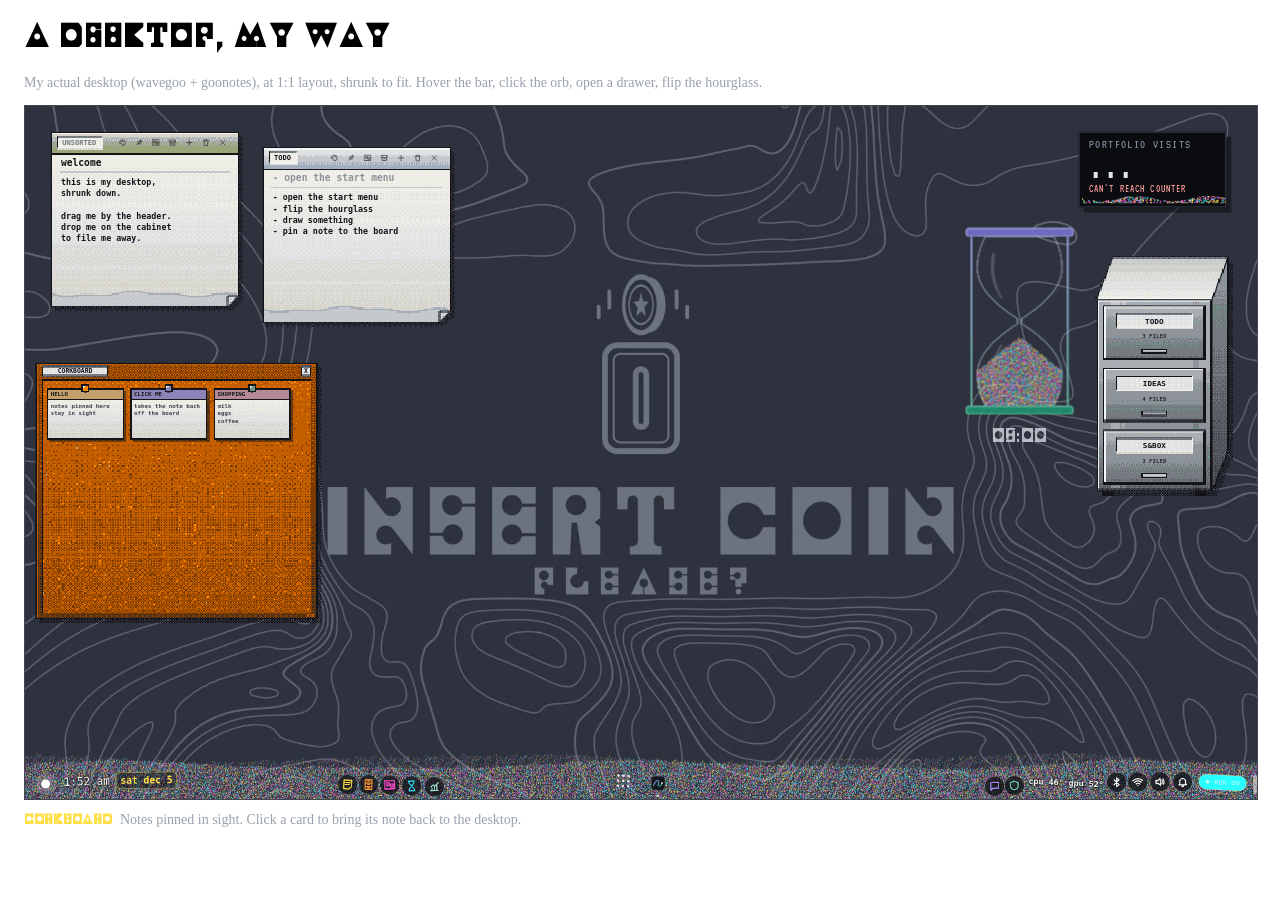
<file: mini-desktop-demo.html>
<!doctype html>
<html lang="en">
<head>
<meta charset="utf-8">
<meta name="viewport" content="width=device-width, initial-scale=1">
<title>mini desktop — demo</title>
<link rel="stylesheet" href="mini-desktop.css?v=17">
</head>
<body>
<div class="md-wrap">
  <div class="md-head">
    <h1>A desktop, my way</h1>
    <p class="md-hint">My actual desktop (wavegoo + goonotes), at 1:1 layout, shrunk to fit. Hover the bar, click the orb, open a drawer, flip the hourglass.</p>
  </div>
  <!-- the whole desktop is built by mini-desktop.js into this 1920x1080 virtual screen -->
  <div class="md-frame" id="md-frame">
    <div class="md-screen" id="md-screen" aria-label="Miniature of the wavegoo desktop"></div>
  </div>
  <p class="md-info" id="md-info"></p>
</div>
<script src="mini-desktop-shaders.js?v=13"></script>
<script src="mini-desktop.js?v=24"></script>
</body>
</html>
</file>
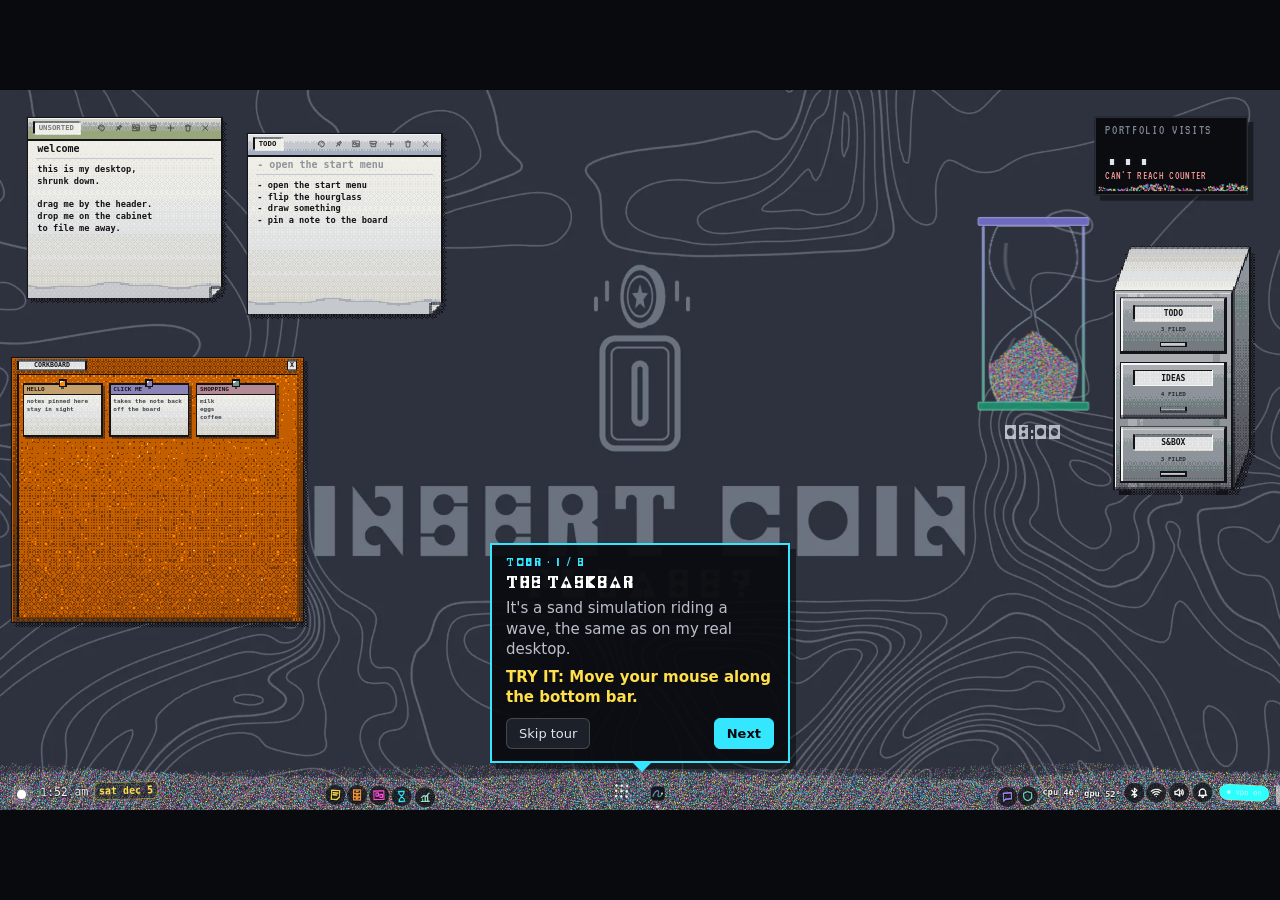
<file: phone-desk.html>
<!doctype html>
<html lang="en">
<head>
<meta charset="utf-8">
<meta name="viewport" content="width=device-width, initial-scale=1">
<title>wavegoo</title>
<link rel="stylesheet" href="mini-desktop.css?v=17">
<style>
  /* the desktop alone, filling whatever box phone.html gives it (always wider than tall) */
  html, body { margin: 0; height: 100%; background: #090a0d; overflow: hidden; overscroll-behavior: none; }
  body { touch-action: none; -webkit-user-select: none; user-select: none; -webkit-tap-highlight-color: transparent; }
  #md-frame { position: fixed; inset: 0; width: 100%; height: 100%; aspect-ratio: auto; border: 0; background: #090a0d; }
</style>
</head>
<body>
<div class="md-frame" id="md-frame">
  <div class="md-screen" id="md-screen" aria-label="The wavegoo desktop"></div>
</div>
<script>window.MD_MANUAL = true;</script>
<script src="mini-desktop-shaders.js?v=13"></script>
<script src="mini-desktop.js?v=24"></script>
<script>
  // 1080 tall in its own pixels and as wide as the box's shape, so it fills it edge to edge
  const W = Math.max(innerWidth, innerHeight), H = Math.min(innerWidth, innerHeight);
  window.mountMiniDesktop({ w: Math.max(1920, Math.round(1080 * W / H)), h: 1080, tour: true });
</script>
</body>
</html>
</file>
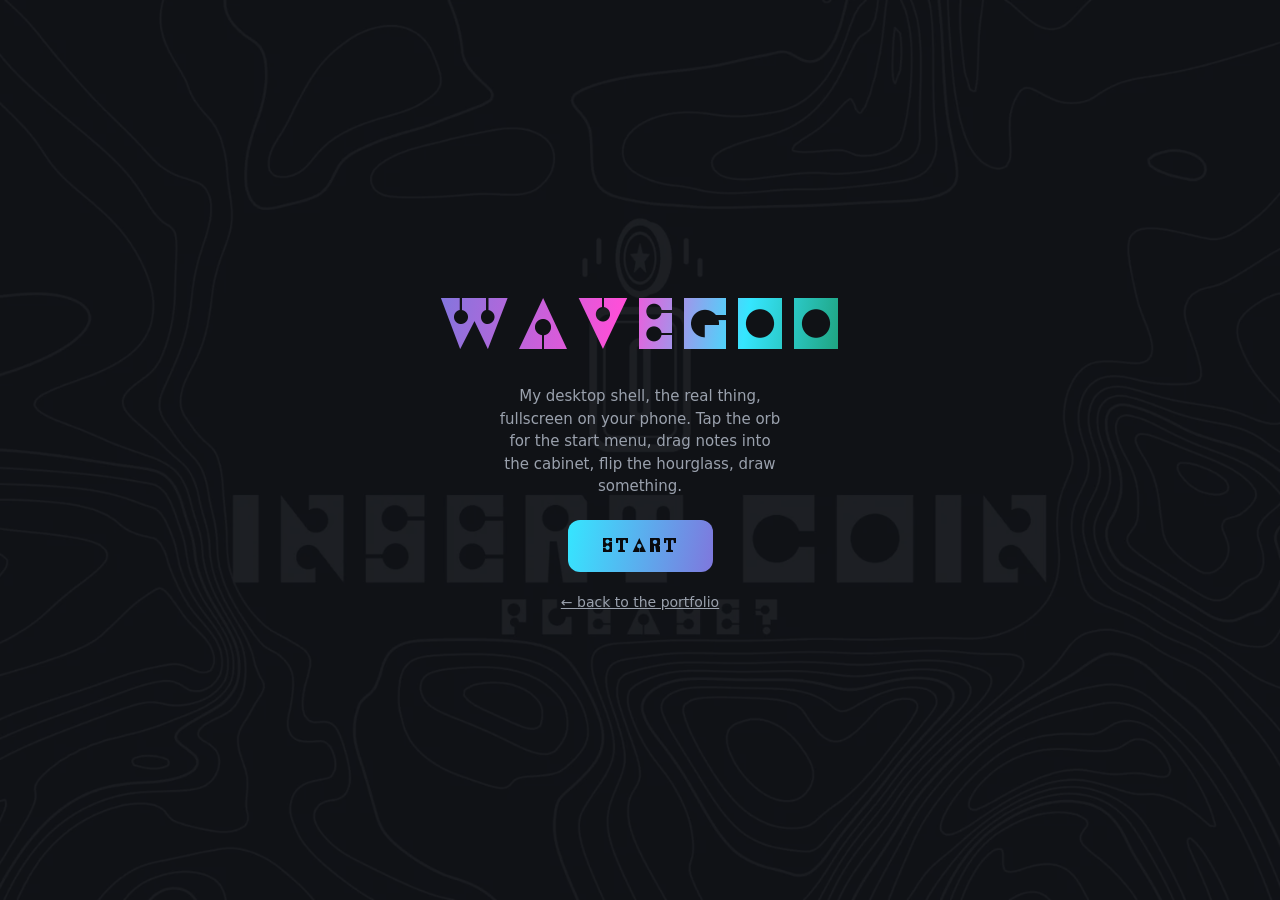
<file: phone.html>
<!doctype html>
<html lang="en">
<head>
<meta charset="utf-8">
<meta name="viewport" content="width=device-width, initial-scale=1, viewport-fit=cover, user-scalable=no">
<meta name="apple-mobile-web-app-capable" content="yes">
<meta name="mobile-web-app-capable" content="yes">
<meta name="apple-mobile-web-app-status-bar-style" content="black-translucent">
<meta name="theme-color" content="#090a0d">
<title>wavegoo on your phone</title>
<meta name="description" content="The wavegoo desktop, fullscreen and sideways on your phone.">
<style>
  @font-face { font-family: Roundsquare; src: url('fonts/WavegooRoundsquare.woff2') format('woff2'), url('fonts/WavegooRoundsquare.ttf'); }
  html, body { margin: 0; height: 100%; background: #090a0d; overflow: hidden; overscroll-behavior: none; }
  body { touch-action: none; -webkit-user-select: none; user-select: none; -webkit-tap-highlight-color: transparent; }
  /* always wider than tall; turned 90 degrees when the phone is upright, so it's sideways either way */
  #box { position: fixed; left: 0; top: 0; transform-origin: 0 0; background: #05080c; overflow: hidden; }
  #box iframe { position: absolute; left: 0; top: 0; border: 0; transform-origin: 0 0; }

  .gate { position: fixed; inset: 0; z-index: 100; display: flex; flex-direction: column; align-items: center; justify-content: center; gap: 22px;
    padding: 24px; box-sizing: border-box; text-align: center; color: #dfe4ec; font-family: Roundsquare, monospace;
    background: #090a0d url('img/wallpaper-insert-coin.webp?v=3') center / cover no-repeat; }
  .gate::before { content: ''; position: absolute; inset: 0; background: #090a0dcc; z-index: -1; }
  .gate[hidden] { display: none; }
  .gate h1 { margin: 0; font-weight: 400; font-size: clamp(40px, 12vw, 72px); letter-spacing: 2px;
    background: linear-gradient(100deg, #7f77dd, #ff4fd8 45%, #35e6ff 75%, #1d9e75); -webkit-background-clip: text; background-clip: text; color: transparent; }
  .gate p { margin: 0; max-width: 30ch; font: 15px/1.5 system-ui, sans-serif; color: #9aa1ad; }
  .gate .go { font: 20px Roundsquare, monospace; letter-spacing: 2px; color: #090a0d; background: linear-gradient(100deg, #35e6ff, #7f77dd);
    border: 0; border-radius: 12px; padding: 16px 34px; cursor: pointer; }
  .gate .back { font: 14px system-ui, sans-serif; color: #9aa1ad; }

  .exit { position: fixed; z-index: 90; top: max(8px, env(safe-area-inset-top)); right: max(8px, env(safe-area-inset-right));
    width: 34px; height: 34px; border-radius: 50%; border: 1px solid #ffffff33; background: #090a0d99; color: #dfe4ec;
    font: 18px/32px system-ui, sans-serif; text-align: center; text-decoration: none; }
  .exit[hidden] { display: none; }
</style>
</head>
<body>
<div id="box" hidden></div>
<a class="exit" id="exit" href="index.html#desktop" aria-label="Back to the portfolio" hidden>×</a>

<div class="gate" id="gate">
  <h1>WAVEGOO</h1>
  <p>My desktop shell, the real thing, fullscreen on your phone. Tap the orb for the start menu, drag notes into the cabinet, flip the hourglass, draw something.</p>
  <button class="go" id="go">START</button>
  <a class="back" href="index.html#desktop">← back to the portfolio</a>
</div>

<script>
(() => {
  const SRC = { url: 'phone-desk.html?v=24' };
  const gate = document.getElementById('gate'), go = document.getElementById('go'), exit = document.getElementById('exit'), box = document.getElementById('box');
  let fr = null;
  // lay the box out sideways: long side across. Upright phone? Turn the box 90 degrees to fill it.
  function layout() {
    const W = innerWidth, H = innerHeight, L = Math.max(W, H), S = Math.min(W, H);
    box.style.width = L + 'px'; box.style.height = S + 'px';
    box.style.transform = W >= H ? 'none' : `translate(${W}px,0) rotate(90deg)`;
    if (fr && SRC.fit) {   // a fixed-size page inside (Pinoch is 1280x720): scale it to fit, centred
      const k = Math.min(L / SRC.fit[0], S / SRC.fit[1]);
      fr.style.transform = `translate(${(L - SRC.fit[0] * k) / 2}px,${(S - SRC.fit[1] * k) / 2}px) scale(${k})`;
    }
  }
  go.addEventListener('click', () => {
    // fullscreen and landscape where the phone allows it; where it doesn't, layout() turns it for us
    try { const r = document.documentElement.requestFullscreen && document.documentElement.requestFullscreen({ navigationUI: 'hide' });
      if (r) r.then(() => screen.orientation && screen.orientation.lock && screen.orientation.lock('landscape')).catch(() => {}); } catch (e) {}
    gate.hidden = true; exit.hidden = false; box.hidden = false;
    fr = document.createElement('iframe'); fr.title = 'WAVEGOO'; fr.setAttribute('scrolling', 'no');
    if (SRC.fit) { fr.style.width = SRC.fit[0] + 'px'; fr.style.height = SRC.fit[1] + 'px'; } else { fr.style.width = '100%'; fr.style.height = '100%'; }
    layout(); fr.src = SRC.url; box.append(fr);
  });
  for (const ev of ['resize', 'orientationchange']) addEventListener(ev, layout);
  if (screen.orientation) screen.orientation.addEventListener('change', layout);
  setInterval(layout, 500);   // some phones report a turn late or not at all
  document.addEventListener('visibilitychange', () => { try { fr.contentWindow.PN_PAUSED = document.hidden; } catch (e) {} });
  exit.addEventListener('click', () => { if (document.fullscreenElement) document.exitFullscreen().catch(() => {}); });
})();
</script>
</body>
</html>
</file>
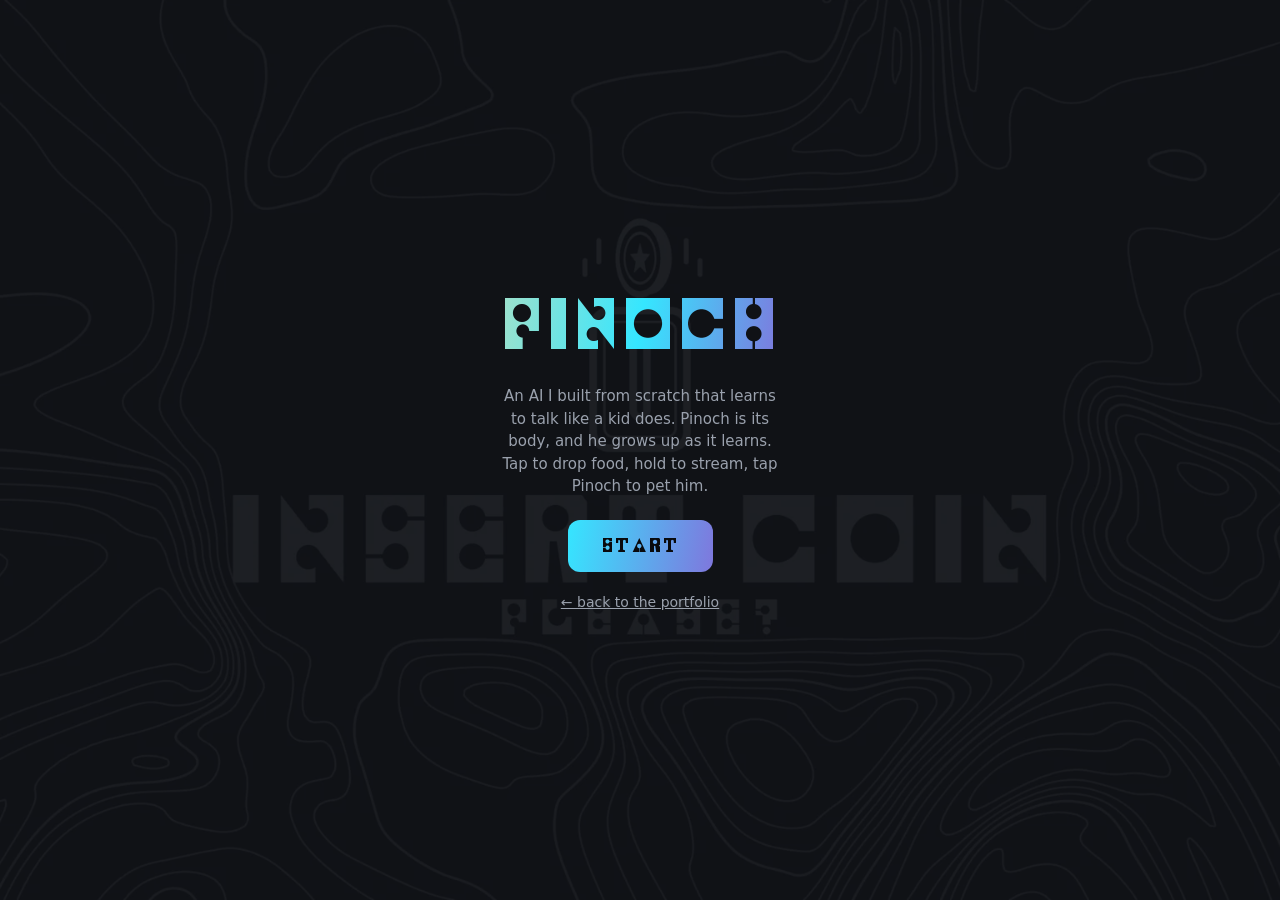
<file: pinoch-phone.html>
<!doctype html>
<html lang="en">
<head>
<meta charset="utf-8">
<meta name="viewport" content="width=device-width, initial-scale=1, viewport-fit=cover, user-scalable=no">
<meta name="apple-mobile-web-app-capable" content="yes">
<meta name="mobile-web-app-capable" content="yes">
<meta name="apple-mobile-web-app-status-bar-style" content="black-translucent">
<meta name="theme-color" content="#090a0d">
<title>Pinoch on your phone</title>
<meta name="description" content="Pinoch, fullscreen and sideways on your phone.">
<style>
  @font-face { font-family: Roundsquare; src: url('fonts/WavegooRoundsquare.woff2') format('woff2'), url('fonts/WavegooRoundsquare.ttf'); }
  html, body { margin: 0; height: 100%; background: #090a0d; overflow: hidden; overscroll-behavior: none; }
  body { touch-action: none; -webkit-user-select: none; user-select: none; -webkit-tap-highlight-color: transparent; }
  /* always wider than tall; turned 90 degrees when the phone is upright, so it's sideways either way */
  #box { position: fixed; left: 0; top: 0; transform-origin: 0 0; background: #05080c; overflow: hidden; }
  #box iframe { position: absolute; left: 0; top: 0; border: 0; transform-origin: 0 0; }

  .gate { position: fixed; inset: 0; z-index: 100; display: flex; flex-direction: column; align-items: center; justify-content: center; gap: 22px;
    padding: 24px; box-sizing: border-box; text-align: center; color: #dfe4ec; font-family: Roundsquare, monospace;
    background: #090a0d url('img/wallpaper-insert-coin.webp?v=3') center / cover no-repeat; }
  .gate::before { content: ''; position: absolute; inset: 0; background: #090a0dcc; z-index: -1; }
  .gate[hidden] { display: none; }
  .gate h1 { margin: 0; font-weight: 400; font-size: clamp(40px, 12vw, 72px); letter-spacing: 2px;
    background: linear-gradient(100deg, #9fe1cb, #35e6ff 50%, #7f77dd); -webkit-background-clip: text; background-clip: text; color: transparent; }
  .gate p { margin: 0; max-width: 30ch; font: 15px/1.5 system-ui, sans-serif; color: #9aa1ad; }
  .gate .go { font: 20px Roundsquare, monospace; letter-spacing: 2px; color: #090a0d; background: linear-gradient(100deg, #35e6ff, #7f77dd);
    border: 0; border-radius: 12px; padding: 16px 34px; cursor: pointer; }
  .gate .back { font: 14px system-ui, sans-serif; color: #9aa1ad; }

  .exit { position: fixed; z-index: 90; top: max(8px, env(safe-area-inset-top)); right: max(8px, env(safe-area-inset-right));
    width: 34px; height: 34px; border-radius: 50%; border: 1px solid #ffffff33; background: #090a0d99; color: #dfe4ec;
    font: 18px/32px system-ui, sans-serif; text-align: center; text-decoration: none; }
  .exit[hidden] { display: none; }
</style>
</head>
<body>
<div id="box" hidden></div>
<a class="exit" id="exit" href="index.html#pinoch" aria-label="Back to the portfolio" hidden>×</a>

<div class="gate" id="gate">
  <h1>PINOCH</h1>
  <p>An AI I built from scratch that learns to talk like a kid does. Pinoch is its body, and he grows up as it learns. Tap to drop food, hold to stream, tap Pinoch to pet him.</p>
  <button class="go" id="go">START</button>
  <a class="back" href="index.html#pinoch">← back to the portfolio</a>
</div>

<script>
(() => {
  const SRC = { url: 'pinoch/index.html?demo=1', fit: [1280, 720] };
  const gate = document.getElementById('gate'), go = document.getElementById('go'), exit = document.getElementById('exit'), box = document.getElementById('box');
  let fr = null;
  // lay the box out sideways: long side across. Upright phone? Turn the box 90 degrees to fill it.
  function layout() {
    const W = innerWidth, H = innerHeight, L = Math.max(W, H), S = Math.min(W, H);
    box.style.width = L + 'px'; box.style.height = S + 'px';
    box.style.transform = W >= H ? 'none' : `translate(${W}px,0) rotate(90deg)`;
    if (fr && SRC.fit) {   // a fixed-size page inside (Pinoch is 1280x720): scale it to fit, centred
      const k = Math.min(L / SRC.fit[0], S / SRC.fit[1]);
      fr.style.transform = `translate(${(L - SRC.fit[0] * k) / 2}px,${(S - SRC.fit[1] * k) / 2}px) scale(${k})`;
    }
  }
  go.addEventListener('click', () => {
    // fullscreen and landscape where the phone allows it; where it doesn't, layout() turns it for us
    try { const r = document.documentElement.requestFullscreen && document.documentElement.requestFullscreen({ navigationUI: 'hide' });
      if (r) r.then(() => screen.orientation && screen.orientation.lock && screen.orientation.lock('landscape')).catch(() => {}); } catch (e) {}
    gate.hidden = true; exit.hidden = false; box.hidden = false;
    fr = document.createElement('iframe'); fr.title = 'PINOCH'; fr.setAttribute('scrolling', 'no');
    if (SRC.fit) { fr.style.width = SRC.fit[0] + 'px'; fr.style.height = SRC.fit[1] + 'px'; } else { fr.style.width = '100%'; fr.style.height = '100%'; }
    layout(); fr.src = SRC.url; box.append(fr);
  });
  for (const ev of ['resize', 'orientationchange']) addEventListener(ev, layout);
  if (screen.orientation) screen.orientation.addEventListener('change', layout);
  setInterval(layout, 500);   // some phones report a turn late or not at all
  document.addEventListener('visibilitychange', () => { try { fr.contentWindow.PN_PAUSED = document.hidden; } catch (e) {} });
  exit.addEventListener('click', () => { if (document.fullscreenElement) document.exitFullscreen().catch(() => {}); });
})();
</script>
</body>
</html>
</file>
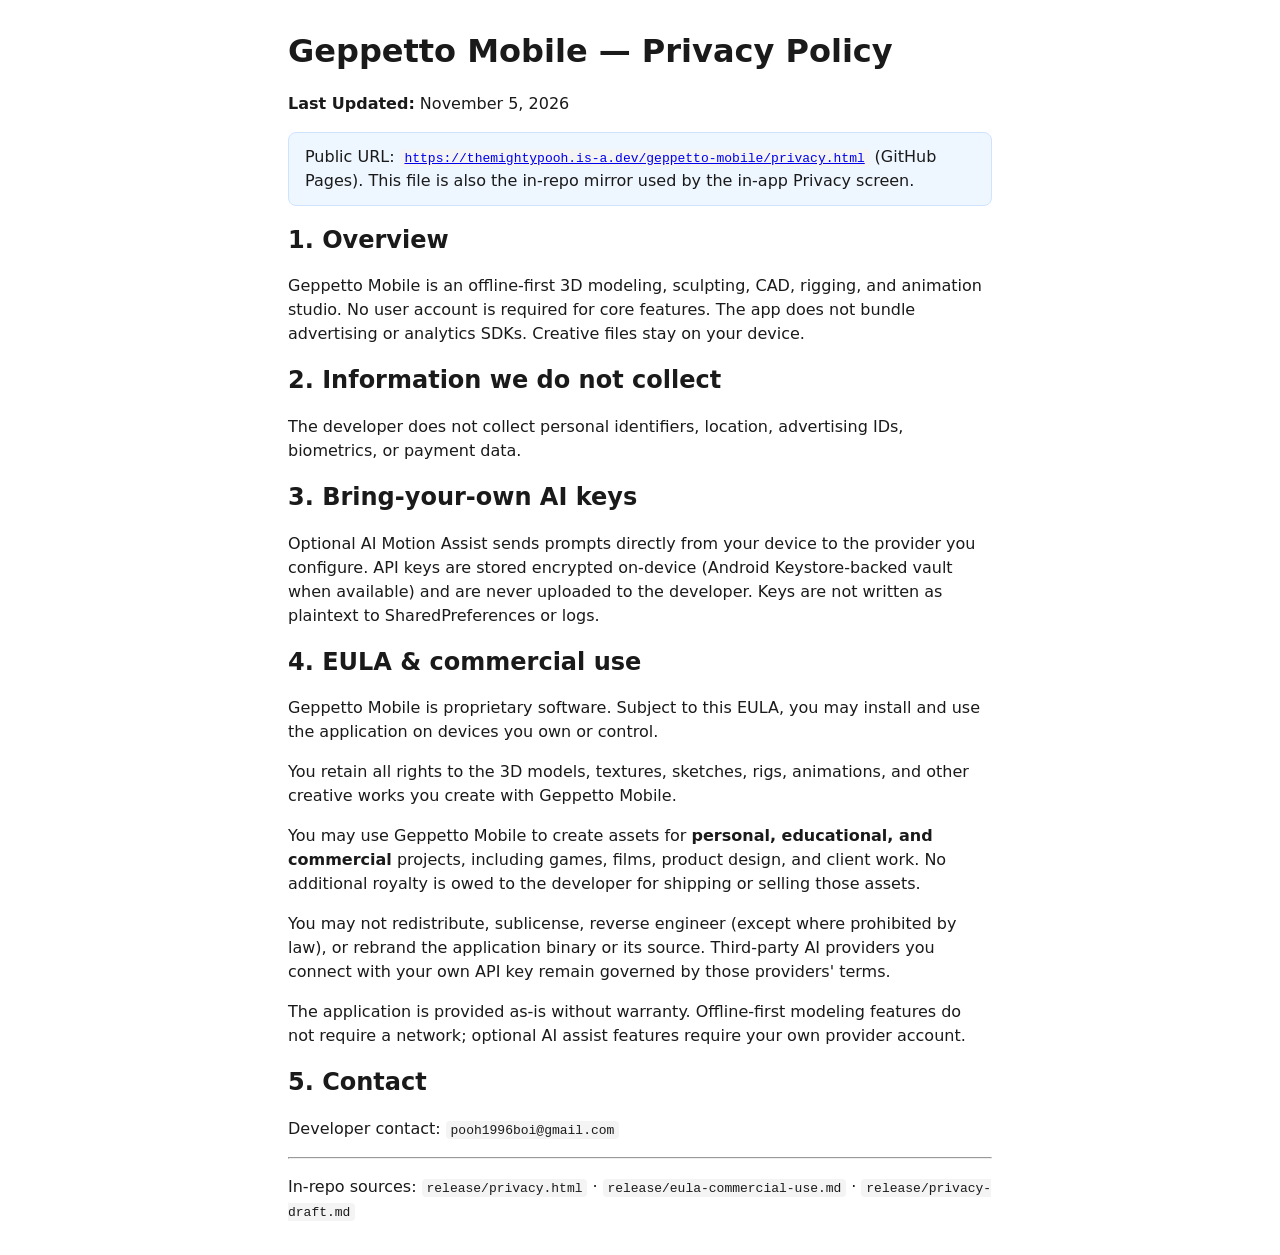
<file: geppetto-mobile/privacy.html>
<!DOCTYPE html>
<html lang="en">
<head>
<meta charset="utf-8"/>
<meta name="viewport" content="width=device-width, initial-scale=1"/>
<title>Geppetto Mobile — Privacy Policy &amp; EULA</title>
<style>
body{font-family:system-ui,-apple-system,sans-serif;max-width:44rem;margin:2rem auto;padding:0 1rem;line-height:1.5;color:#1a1a1a}
h1,h2{line-height:1.2} code{background:#f4f4f5;padding:.1rem .3rem;border-radius:4px}
.note{background:#eef6ff;border:1px solid #cfe3ff;padding:.75rem 1rem;border-radius:8px}
</style>
</head>
<body>
<h1>Geppetto Mobile — Privacy Policy</h1>
<p><strong>Last Updated:</strong> November 5, 2026</p>
<p class="note">Public URL: <a href="https://themightypooh.is-a.dev/geppetto-mobile/privacy.html"><code>https://themightypooh.is-a.dev/geppetto-mobile/privacy.html</code></a> (GitHub Pages). This file is also the in-repo mirror used by the in-app Privacy screen.</p>

<h2>1. Overview</h2>
<p>Geppetto Mobile is an offline-first 3D modeling, sculpting, CAD, rigging, and animation studio. No user account is required for core features. The app does not bundle advertising or analytics SDKs. Creative files stay on your device.</p>

<h2>2. Information we do not collect</h2>
<p>The developer does not collect personal identifiers, location, advertising IDs, biometrics, or payment data.</p>

<h2>3. Bring-your-own AI keys</h2>
<p>Optional AI Motion Assist sends prompts directly from your device to the provider you configure. API keys are stored encrypted on-device (Android Keystore-backed vault when available) and are never uploaded to the developer. Keys are not written as plaintext to SharedPreferences or logs.</p>

<h2>4. EULA &amp; commercial use</h2>
<p>Geppetto Mobile is proprietary software. Subject to this EULA, you may install and use the application on devices you own or control.</p>
<p>You retain all rights to the 3D models, textures, sketches, rigs, animations, and other creative works you create with Geppetto Mobile.</p>
<p>You may use Geppetto Mobile to create assets for <strong>personal, educational, and commercial</strong> projects, including games, films, product design, and client work. No additional royalty is owed to the developer for shipping or selling those assets.</p>
<p>You may not redistribute, sublicense, reverse engineer (except where prohibited by law), or rebrand the application binary or its source. Third-party AI providers you connect with your own API key remain governed by those providers' terms.</p>
<p>The application is provided as-is without warranty. Offline-first modeling features do not require a network; optional AI assist features require your own provider account.</p>

<h2>5. Contact</h2>
<p>Developer contact: <code>pooh1996boi@gmail.com</code></p>

<hr/>
<p>In-repo sources: <code>release/privacy.html</code> · <code>release/eula-commercial-use.md</code> · <code>release/privacy-draft.md</code></p>
</body>
</html>
</file>
<file: style.css>
@font-face {
  font-family: "VT323";
  src: url("fonts/VT323-Regular.woff2") format("woff2"), url("fonts/VT323-Regular.ttf") format("truetype");
  font-display: swap;
  font-display: swap;
}
@font-face {
  font-family: "Roundsquare";
  src: url("fonts/WavegooRoundsquare.woff2") format("woff2"), url("fonts/WavegooRoundsquare.ttf") format("truetype");
  font-display: swap;
  font-display: swap;
}

/* wavegoo palette */
:root {
  color-scheme: dark;
  --bg: #090a0d;
  --panel: #12141a;
  --line: #23262f;
  --dot: #4a505c;
  --text: #dfe4ec;
  --muted: #9aa1ad;
  --goo-a: #7f77dd;
  --goo-b: #1d9e75;
  --mag: #ff4fd8;
  --cyan: #35e6ff;
  --yel: #ffe04a;
  --radius: 14px;
  --display: "Roundsquare", system-ui, sans-serif;
  --mono: ui-monospace, "JetBrains Mono", "Fira Code", monospace;
}

* { box-sizing: border-box; }
html { scroll-behavior: smooth; }
body {
  margin: 0;
  background: var(--bg);
  background-image: radial-gradient(var(--line) 1px, transparent 1.2px);
  background-size: 14px 14px;
  color: var(--text);
  font: 16px/1.6 system-ui, -apple-system, "Segoe UI", Roboto, sans-serif;
  -webkit-font-smoothing: antialiased;
}
a { color: var(--cyan); text-decoration-thickness: 1px; text-underline-offset: 3px; }
a:hover { color: var(--yel); }
img, video { display: block; max-width: 100%; height: auto; }
code { font-family: var(--mono); font-size: .88em; background: #1b1e26; padding: .1em .35em; border-radius: 5px; }
b { color: #fff; font-weight: 650; }

.wrap { width: min(1120px, 100% - 32px); margin-inline: auto; }

/* ---------- hero ---------- */
.hero {
  position: relative;
  min-height: min(96vh, 900px);
  display: flex; flex-direction: column; align-items: center; justify-content: center;
  text-align: center;
  padding: clamp(24px, 5vh, 56px) 0 0;
  overflow: hidden;
  border-bottom: 1px solid var(--line);
  background: var(--bg);
}
#dots { position: absolute; inset: 0; width: 100%; height: 100%; }
.hero-inner { position: relative; padding: 0 0 clamp(40px, 7vh, 80px); pointer-events: none; display: flex; flex-direction: column; align-items: center; }
.hero-inner a, .hero-inner .btn { pointer-events: auto; }
.hero-inner { z-index: 1; }
.hero-splash { position: relative; z-index: 1; display: block; width: min(calc(100% - 32px), 620px, 62vh); aspect-ratio: 1080 / 1032; object-fit: cover; margin: 0 auto clamp(4px, 1.5vh, 16px); }
/* the rat footage is near-black around the artwork: lighten drops that out so the page shows
   through, and a thin feather on the frame edges hides the seam without touching the artwork */
.hero-splash, .video video.blend {
  mix-blend-mode: lighten;
  --fade: linear-gradient(90deg, transparent, #000 4%, #000 96%, transparent), linear-gradient(transparent, #000 4%, #000 96%, transparent);
  -webkit-mask-image: var(--fade); -webkit-mask-composite: source-in;
  mask-image: var(--fade); mask-composite: intersect;
}
/* the player keeps its bottom edge solid so the controls stay visible */
.video video.blend { border: 0; border-radius: 0; background: none; box-shadow: none;
  --fade: linear-gradient(90deg, transparent, #000 4%, #000 96%, transparent), linear-gradient(transparent, #000 4%); }
.status {
  display: inline-flex; align-items: center; gap: 10px;
  font: 600 13px/1 var(--mono); letter-spacing: .02em;
  color: var(--text);
  background: rgba(18, 20, 26, .8); backdrop-filter: blur(6px);
  border: 1px solid var(--line); border-radius: 999px;
  padding: 9px 14px; margin: 0 0 22px;
}
.pulse { width: 8px; height: 8px; border-radius: 50%; background: #3ddc84; box-shadow: 0 0 0 0 #3ddc8488; animation: pulse 2s infinite; }
@keyframes pulse { 70% { box-shadow: 0 0 0 9px #3ddc8400; } 100% { box-shadow: 0 0 0 0 #3ddc8400; } }
h1 {
  font: 400 clamp(84px, 19vw, 220px)/.85 var(--display);
  margin: 0 0 18px;
  letter-spacing: -.01em;
  background: linear-gradient(100deg, var(--goo-a), var(--mag) 45%, var(--cyan) 75%, var(--goo-b));
  -webkit-background-clip: text; background-clip: text; color: transparent;
}
.lede { font-size: clamp(18px, 2.3vw, 23px); max-width: 36ch; margin: 0 auto 28px; color: var(--muted); }
.lede b { color: var(--text); }
.links, .actions { display: flex; flex-wrap: wrap; gap: 10px; margin: 0; }

.btn {
  display: inline-block; text-decoration: none;
  font: 650 15px/1 system-ui, sans-serif;
  padding: 13px 18px; border-radius: 10px;
  color: #0b0c10; background: linear-gradient(100deg, var(--cyan), var(--goo-a));
  border: 1px solid transparent;
  transition: transform .15s, filter .15s;
}
.btn:hover { color: #0b0c10; transform: translateY(-1px); filter: brightness(1.1); }
button.btn { cursor: pointer; }
.btn.ghost { background: rgba(18, 20, 26, .8); color: var(--text); border-color: var(--line); }
.btn.ghost:hover { border-color: var(--dot); color: #fff; }

/* ---------- sections ---------- */
main > section { padding-top: clamp(64px, 10vw, 120px); }
.section-title, .feature h2 {
  font: 400 clamp(36px, 6vw, 60px)/1 var(--display);
  margin: 0 0 28px;
}
.tag {
  font: 600 12px/1 var(--mono); text-transform: uppercase; letter-spacing: .08em;
  color: var(--muted); margin: 0 0 12px;
}
.tag.released { color: var(--yel); }
.footnote { color: var(--muted); font: italic 14px/1.4 var(--mono); margin: -4px 0 12px; }
.sub { color: var(--muted); font-size: 19px; max-width: 52ch; margin: -12px 0 32px; }
h3 { font-size: 19px; line-height: 1.3; margin: 0 0 10px; }

/* feature blocks */
.feature-body { display: grid; grid-template-columns: 1.15fr 1fr; gap: 36px; align-items: start; }
.feature .copy h3 { margin-top: 4px; }
.feature .copy h3 + ul { margin-bottom: 24px; }
ul { padding-left: 1.1em; margin: 0 0 18px; }
li { margin: 0 0 8px; }
li::marker { color: var(--mag); }

.gallery { display: grid; gap: 12px; }
.gallery img, .video video, .clip video, .cover, .thumbs img {
  border-radius: var(--radius); border: 1px solid var(--line); background: var(--panel);
}
.clip { margin: 0; }
.clip video { width: 100%; display: block; }
.gallery.small { grid-template-columns: 1fr 1fr; margin: 6px 0 20px; }
.video { margin: 0; position: sticky; top: 24px; }
.video video { width: 100%; box-shadow: 0 30px 80px -30px #7f77dd55; }
.shot { margin: 0; position: sticky; top: 24px; }
.shot img { width: 100%; height: auto; display: block; border: 1px solid var(--line, #2a2d38); border-radius: var(--radius); box-shadow: 0 30px 80px -30px #ff8a3d55; }

/* game cards */
.cards { display: grid; grid-template-columns: repeat(2, 1fr); gap: 20px; }
.card {
  background: var(--panel); border: 1px solid var(--line); border-radius: calc(var(--radius) + 4px);
  padding: 14px 14px 20px; display: flex; flex-direction: column;
}
.card > :not(.cover) { margin-inline: 8px; }
.card .cover { width: 100%; aspect-ratio: 16 / 10; object-fit: cover; margin-bottom: 18px; }
.card h3 { font: 400 36px/1 "VT323", var(--mono); color: var(--yel); }
.card p { color: var(--muted); }
.card ul { color: var(--text); font-size: 15px; }
.thumbs { display: grid; grid-template-columns: repeat(3, 1fr); gap: 8px; margin-top: auto; }
.thumbs img { aspect-ratio: 4 / 3; object-fit: cover; border-radius: 9px; }
.card video.cover { aspect-ratio: 1280 / 592; display: block; }
.thumbs.wide img { aspect-ratio: 1200 / 554; }
.video.extra { position: static; margin: 4px 8px 14px; }
.video.extra video { box-shadow: none; display: block; }
.thumbs.wide-set { row-gap: 8px; }
.thumbs a { display: block; }
.thumbs a img { width: 100%; display: block; }

/* splash and extras */
.muted, figcaption { color: var(--muted); font-size: 14px; }
figcaption { margin-top: 10px; }
.breakdown { margin-top: 28px; border: 1px solid var(--line); border-radius: var(--radius); background: var(--panel); padding: 18px; }
.breakdown summary { cursor: pointer; font-weight: 650; color: var(--cyan); }
.more-me summary { font: 400 26px/1.2 "VT323", var(--mono); color: var(--yel); }
.more-body { max-width: 62ch; margin-top: 16px; }
.more-body p { margin: 0 0 14px; }
.gallery a, .splash-still { display: block; }
.splash-still { max-width: 320px; margin-top: 24px; }
.splash-still img { border: 1px solid var(--line); border-radius: var(--radius); }
a:focus-visible, summary:focus-visible { outline: 2px solid var(--cyan); outline-offset: 5px; }

/* assorted assets */

/* lab */
.lab { display: grid; grid-template-columns: repeat(3, 1fr); gap: 20px; }
.lab article {
  border: 1px dashed var(--dot); border-radius: var(--radius); padding: 20px 22px;
  background: rgba(18, 20, 26, .6);
}
.lab h3 { font: 400 30px/1 "VT323", var(--mono); color: var(--yel); }
.lab p { color: var(--muted); font-size: 15px; margin: 0; }

/* about + hire */
#about { padding-top: 80px; }
.about { font-size: 21px; line-height: 1.5; max-width: 60ch; margin: 0 0 40px; }
.hire-title { font: 600 12px/1 var(--mono); text-transform: uppercase; letter-spacing: .08em; color: var(--muted); margin: 0 0 16px; }
.lab.hire { grid-template-columns: repeat(auto-fit, minmax(220px, 1fr)); }

/* skills */
.skills { list-style: none; padding: 0; display: flex; flex-wrap: wrap; gap: 10px; }
.skills li {
  margin: 0; font: 500 14px/1 var(--mono); padding: 10px 14px; border-radius: 999px;
  border: 1px solid var(--line); background: var(--panel);
}
.skills li:nth-child(4n+1) { border-color: #7f77dd66; }
.skills li:nth-child(4n+2) { border-color: #ff4fd855; }
.skills li:nth-child(4n+3) { border-color: #35e6ff55; }
.skills li:nth-child(4n)   { border-color: #ffe04a55; }

footer { padding: 100px 0 48px; color: var(--muted); border-top: 1px solid var(--line); margin-top: 100px; }
footer p:first-child { font-size: 20px; color: var(--text); }
.fine { font: 13px var(--mono); }

/* hero is centred under the rat */
.hero .links { justify-content: center; }

/* the browser skips laying out and painting sections until they're near the screen */
main > section ~ section { content-visibility: auto; contain-intrinsic-size: auto 1000px; }

/* phones: no animated dots behind the hero (dots.js bails out too) */
@media (hover: none), (max-width: 700px) {
  #dots { display: none; }
  .hero { background: radial-gradient(circle, #ffffff1f 1.2px, transparent 1.6px) 0 0 / 18px 18px, var(--bg); }
}

/* ---------- responsive ---------- */
@media (max-width: 900px) {
  .feature-body { grid-template-columns: 1fr; }
  .video, .shot { position: static; }
  .cards, .lab { grid-template-columns: 1fr; }
}
@media (max-width: 520px) {
  .hero { padding-top: 16px; min-height: 0; }
  .gallery.small { grid-template-columns: 1fr; }
  .btn { padding: 12px 15px; }
}
@media (prefers-reduced-motion: reduce) {
  .pulse { animation: none; }
  html { scroll-behavior: auto; }
}

/* the interactive desktop: edge to edge, but never taller than the window */
.desk-bleed { width: 100%; margin-top: 24px; }
.desk-bleed .md-frame { width: min(100%, calc(86vh * 16 / 9)); margin-inline: auto; border-inline: 0; }
.desk-foot { margin-top: 4px; }
.desk-foot .md-hint { margin: 0 0 16px; }

.md-hint-touch{display:none}
@media (hover: none){.md-hint-touch{display:block}.md-hint-mouse{display:none}}

/* assorted assets: a reel that drifts upward on its own (assets-reel.js) */
.card-assets { display: flex; flex-direction: column; }
.card-assets .reel { flex: none; width: 100%; aspect-ratio: 16 / 10; min-height: 0; margin-bottom: 18px; }
.card-assets .reel .reel-track { height: 100%; }
.reel {
  position: relative; margin-top: 6px;
  border-radius: var(--radius); border: 1px solid var(--line);
  background: radial-gradient(120% 60% at 50% 0%, #7f77dd14, transparent 70%), #0d0f14;
  overflow: hidden;
}
.reel-track {
  position: absolute; inset: 0; overflow-y: auto; padding: 10px 10px 0;
  scrollbar-width: none; overscroll-behavior: contain; cursor: grab;
  display: grid; grid-template-columns: 1fr 1fr; column-gap: 10px; align-content: start;
  /* pieces fade in at the bottom and out at the top instead of being sliced off */
  -webkit-mask-image: linear-gradient(transparent, #000 56px, #000 calc(100% - 56px), transparent);
  mask-image: linear-gradient(transparent, #000 56px, #000 calc(100% - 56px), transparent);
}
.reel-track::-webkit-scrollbar { display: none; }
.reel-track:focus-visible { outline: 2px solid var(--cyan); outline-offset: -4px; border-radius: var(--radius); }
.reel.dragging .reel-track { cursor: grabbing; user-select: none; }
.reel-tile {
  --accent: var(--goo-a);
  position: relative; margin: 0 0 10px; border-radius: 10px; overflow: hidden;
  border: 1px solid var(--line); background: var(--panel);
  transition: border-color .25s, box-shadow .25s;
}
.reel-tile:nth-child(4n+2) { --accent: var(--mag); }
.reel-tile:nth-child(4n+3) { --accent: var(--cyan); }
.reel-tile:nth-child(4n)   { --accent: var(--yel); }
/* a mosaic: one wide piece, then two side by side (keep the set a multiple of 3 so copies line up) */
.reel-tile:nth-child(3n+1) { grid-column: span 2; }
.reel-tile a { display: block; }
.reel-tile img { width: 100%; height: auto; aspect-ratio: 4 / 3; object-fit: cover; display: block; transition: transform .5s cubic-bezier(.2,.7,.2,1), filter .5s; filter: saturate(.92); }
.reel-tile figcaption {
  position: absolute; left: 10px; bottom: 10px; margin: 0;
  font: 600 12px/1 var(--mono); letter-spacing: .06em; text-transform: uppercase; color: #fff;
  background: rgba(9, 10, 13, .78); backdrop-filter: blur(6px);
  border: 1px solid color-mix(in srgb, var(--accent) 55%, transparent); border-radius: 999px;
  padding: 7px 11px; opacity: 0; transform: translateY(6px); transition: opacity .25s, transform .25s;
  pointer-events: none;
}
.reel-tile:nth-child(3n+1) img { aspect-ratio: 16 / 9; }
.reel-tile:hover, .reel-tile:focus-within {
  border-color: color-mix(in srgb, var(--accent) 70%, transparent);
  box-shadow: 0 18px 40px -22px var(--accent);
}
.reel-tile:hover img, .reel-tile:focus-within img { transform: scale(1.035); filter: saturate(1.08); }
.reel-tile:hover figcaption, .reel-tile:focus-within figcaption { opacity: 1; transform: none; }
@media (hover: none) { .reel-tile figcaption { opacity: 1; transform: none; } }
.reel-toggle {
  position: absolute; right: 12px; bottom: 12px; z-index: 1;
  display: inline-flex; align-items: center; gap: 8px; cursor: pointer;
  font: 600 12px/1 var(--mono); letter-spacing: .04em; text-transform: uppercase; color: var(--text);
  background: rgba(18, 20, 26, .82); backdrop-filter: blur(6px);
  border: 1px solid var(--line); border-radius: 999px; padding: 8px 12px;
  transition: border-color .15s, color .15s;
}
.reel-toggle:hover { border-color: var(--dot); color: #fff; }
.reel-toggle:focus-visible { outline: 2px solid var(--cyan); outline-offset: 3px; }
/* pause bars, or a play triangle once paused */
.reel-toggle i { width: 8px; height: 9px; border-inline: 3px solid var(--cyan); }
.reel.paused .reel-toggle i { width: 0; height: 0; border: 0; border-left: 8px solid var(--yel); border-block: 5px solid transparent; }
@media (max-width: 900px) { .card-assets .reel { flex: none; height: min(78vh, 640px); min-height: 0; } }
/* reel polish: media first like the other cards' covers. No top padding on the track, so one set of
   tiles is exactly one loop period and assets-reel.js wraps without a 10px jump. */
/* (removed order:-1 so text stays on top) */
.reel-track { padding-top: 0; grid-auto-rows: max-content; } /* rows keep their tile height; otherwise the fixed-height grid squashes them to slivers */
/* assets reel: uniform square tiles with gaps, inset from the panel */
.card-assets .reel-track { padding: 14px; box-sizing: border-box; display: grid; grid-template-columns: 1fr; gap: 14px; align-content: start; }
.card-assets .reel-tile, .card-assets .reel-tile:nth-child(3n+1) { grid-column: auto; margin: 0; border-radius: 10px; overflow: hidden; }
.card-assets .reel-tile img, .card-assets .reel-tile:nth-child(3n+1) img { aspect-ratio: 1 / 1; object-fit: cover; }
.card-assets .reel-tile, .card-assets .reel-tile:nth-child(3n+1) { width: 56%; justify-self: center; }
.card-assets .reel-tile, .card-assets .reel-tile:nth-child(3n+1) { width: 100%; justify-self: stretch; }

/* final: text on top, reel fills rest of card */
.card-assets { display: flex; flex-direction: column; }
.card-assets .reel { flex: 1 1 auto; aspect-ratio: auto; min-height: 420px; margin: 14px 0 0; }
.card-assets .reel .reel-track { position: absolute; inset: 0; height: auto; padding: 14px; grid-template-columns: 1fr; gap: 14px; }
.card-assets .reel-tile, .card-assets .reel-tile:nth-child(3n+1) { width: 100%; justify-self: stretch; }
.card-assets .reel-tile img, .card-assets .reel-tile:nth-child(3n+1) img { aspect-ratio: 1 / 1; object-fit: cover; }
.card-assets .reel { order: 0; }

/* secret stash: brain */
.stash .brain { position: relative; margin-top: 16px; border: 1px solid var(--line); border-radius: var(--radius); background: #0b0c10; }
.stash canvas { display: block; width: 100%; aspect-ratio: 1024 / 732; max-height: 70vh; }
.brain-info { position: absolute; left: 14px; bottom: 8px; margin: 0; font: 400 20px/1 "VT323", var(--mono); color: var(--cyan); }
.pn-frame { position: relative; width: min(100%, calc(86vh * 16 / 9)); aspect-ratio: 16 / 9; margin-inline: auto; overflow: hidden; background: #05080c; border-block: 1px solid #ffffff1a; }
.pn-frame iframe { position: absolute; left: 0; top: 0; width: 1280px; height: 720px; border: 0; transform-origin: 0 0; }
.pn-start { position: absolute; inset: 0; z-index: 1; display: flex; flex-direction: column; align-items: center; justify-content: center; gap: 12px;
  border: 0; cursor: pointer; color: #dfe4ec; font: 400 clamp(20px, 4vw, 34px)/1 var(--display); letter-spacing: 2px;
  background: radial-gradient(ellipse at 50% 55%, rgba(159,225,203,.14), transparent 65%), #05080c; }
.pn-start small { font: 14px/1.2 var(--mono); letter-spacing: 0; color: var(--muted); }
.pn-play { width: 0; height: 0; border-style: solid; border-width: 22px 0 22px 36px; border-color: transparent transparent transparent #9fe1cb; transition: transform .2s; }
.pn-start:hover .pn-play, .pn-start:focus-visible .pn-play { transform: scale(1.15); }
.brain-cap { max-width: 62ch; margin: 14px 0 0; color: var(--muted); font-size: 15px; }
.stash .brain-layers { position: relative; margin-top: 16px; border: 1px solid var(--line); border-radius: var(--radius); background: #0b0c10; }
.brain-title { margin: 28px 0 0; font-size: 18px; }
@media (max-width: 600px) { .brain-info { font-size: 15px; left: 10px; right: 10px; } }

/* Pinoch: NPC brain (npc-brain.js, ported from brain.js) */
.npc-brain { position: relative; margin-top: 14px; border: 1px solid var(--line); border-radius: var(--radius); background: radial-gradient(ellipse at 50% 45%, rgba(182,163,255,.08), transparent 70%), #0b0c10; overflow: hidden; }
.npc-brain canvas { display: block; width: 100%; aspect-ratio: 1024 / 732; max-height: 70vh; }
@media (max-width: 600px) { .npc-brain canvas { aspect-ratio: 1024 / 820; } }
</file>
<file: mini-desktop.css>
/* mini desktop: a 1920x1080 replica of the wavegoo desktop, scaled to fit its frame.
   Everything inside .md-screen is in real screen pixels (same numbers as the QML). */
@font-face { font-family: Roundsquare; src: url('fonts/WavegooRoundsquare.woff2') format('woff2'), url('fonts/WavegooRoundsquare.ttf'); font-display: swap; }
@font-face { font-family: VT323; src: url('fonts/VT323-Regular.woff2') format('woff2'), url('fonts/VT323-Regular.ttf'); font-display: swap; }

.md-wrap { width: 100%; max-width: 1400px; margin: 0 auto; padding: 0 16px; box-sizing: border-box; }
.md-head h1 { font-family: Roundsquare, monospace; letter-spacing: 1px; }
.md-hint, .md-info { color: #9aa1ad; font-size: 14px; }
.md-info { min-height: 40px; margin-top: 12px; }
.md-info strong { color: #ffe04a; font-family: Roundsquare, monospace; margin-right: 8px; }

.md-frame { position: relative; width: 100%; aspect-ratio: 16 / 9; overflow: hidden; background: #2d323d; border: 1px solid #ffffff1a; }
.md-screen {
  --mono: "DejaVu Sans Mono", "Menlo", "Consolas", monospace;
  position: absolute; left: 0; top: 0; width: 1920px; height: 1080px; transform-origin: 0 0;
  background: #2d323d url('img/wallpaper-insert-coin.webp?v=3') center / cover no-repeat;
  overflow: hidden; user-select: none; -webkit-user-select: none; font-family: var(--mono);
}
.md-screen * { box-sizing: border-box; }
.md-screen button { font: inherit; color: inherit; background: none; border: 0; padding: 0; cursor: pointer; }
.md-screen :focus-visible { outline: 2px solid #35e6ff; outline-offset: 2px; }
.md-screen canvas { display: block; }
.px { image-rendering: pixelated; image-rendering: crisp-edges; }

/* ---- the bar (Bar.qml): 84px of headroom over a 46px strip ---- */
.bar { position: absolute; left: 0; right: 0; bottom: 0; height: 130px; z-index: 50; pointer-events: none; }
.bar > canvas { position: absolute; inset: 0; width: 100%; height: 100%; }
.bar-strip { position: absolute; left: 0; right: 0; top: 80px; height: 50px; pointer-events: auto; }
.bar .float { position: absolute; left: 0; top: 0; will-change: transform; pointer-events: auto; }
.orb { width: 34px; height: 34px; }
.orb::before { content: ''; position: absolute; inset: 0; border-radius: 50%; background: #fff; opacity: .16; transition: opacity .16s; }
.orb:hover::before, .orb.open::before { opacity: .3; }
.orb::after { content: ''; position: absolute; left: 10px; top: 10px; width: 14px; height: 14px; border-radius: 50%; background: #fff; transition: transform .25s cubic-bezier(.3,1.6,.5,1); }
.orb.open::after { transform: scale(1.45); }
.clock { text-shadow: 0 1px 2px #000, 0 0 4px #000; color: #fff; font-size: 17px; font-weight: 500; white-space: nowrap; line-height: 22px; }
.date { color: #ffe04a; font-size: 15px; font-weight: 600; white-space: nowrap; line-height: 20px; }
.date::before { content: ''; position: absolute; inset: -3px -7px; border-radius: 7px; background: #00000066; border: 1px solid rgba(255,224,74,.45); z-index: -1; }
.sicon { width: 22px; height: 22px; display: grid; place-items: center; position: relative; }
/* a dark puck behind each icon so it reads over the moving sand */
.sicon::before { content: ''; position: absolute; inset: -4px; border-radius: 50%; background: #0b0c10b8; box-shadow: 0 0 0 1px #ffffff1f; z-index: -1; transition: background .16s; }
button.sicon:hover::before { background: #1c2028e6; }
.sicon svg { width: 18px; height: 18px; filter: drop-shadow(0 1px 1px #000c); }
.drawer-btn { width: 40px; height: 36px; display: grid; place-items: center; }
.drawer-btn .grid9 { display: grid; grid-template-columns: repeat(3, 4px); gap: 4px; transition: transform .35s cubic-bezier(.3,1.5,.5,1); }
.drawer-btn .grid9 i { width: 4px; height: 4px; border-radius: 2px; background: #fff; opacity: .95; box-shadow: 0 0 2px #000; }
.drawer-btn:hover .grid9 i, .drawer-btn.open .grid9 i { opacity: 1; }
.drawer-btn.open .grid9 { transform: rotate(45deg); }
.sep { width: 1px; height: 22px; background: #ffffff44; }
.task { width: 46px; height: 36px; border-radius: 18px; display: grid; place-items: center; position: absolute; top: 0; }
.task::before { content: ''; position: absolute; inset: 0; border-radius: 18px; background: #fff; opacity: 0; transition: opacity .16s; }
.task:hover::before { opacity: .14; }
.task.active::before { opacity: .26; }
.task svg { width: 24px; height: 24px; position: relative; }
.task::after { content: ''; position: absolute; bottom: -3px; left: 50%; width: 4px; height: 3px; margin-left: -2px; border-radius: 1.5px; background: #fff; opacity: .85; transition: width .2s, margin .2s; }
.task.active::after { width: 14px; margin-left: -7px; opacity: 1; }
.temp { color: #fff; font-size: 13px; font-weight: 600; white-space: nowrap; line-height: 22px; text-shadow: 0 1px 2px #000, 0 0 4px #000; }
.vpn { height: 24px; border-radius: 12px; padding: 0 10px; font-size: 11px; line-height: 22px; border: 1px solid #9fe1cb; background: #2affffff; color: #e1f5ee; white-space: nowrap; }
.peek-handle { position: absolute; right: 0; top: 92px; width: 6px; height: 30px; border-radius: 3px; background: #fff; opacity: .5; pointer-events: auto; }
.pin-app { position: absolute; left: 0; top: 0; width: 46px; height: 46px; border-radius: 23px; display: grid; place-items: center; pointer-events: auto; transform-origin: 50% 50%; }
.pin-app:hover { background: #ffffff38; }
.pin-app svg { width: 30px; height: 30px; }
.tip { position: absolute; height: 26px; border-radius: 13px; padding: 0 10px; background: #090a0de6; border: 1px solid #33ffffff; color: #fff; font: 11px/24px system-ui, sans-serif; white-space: nowrap; transform: translate(-50%, -100%); pointer-events: none; z-index: 80; }

/* ---- the start menu (Launcher.qml + fan.frag) ---- */
.launcher { position: absolute; inset: 0; z-index: 60; pointer-events: none; visibility: hidden; }
.launcher.shown { visibility: visible; }
.launcher.open { pointer-events: auto; }
.launcher > canvas { position: absolute; left: 0; }
.launcher svg.bands { position: absolute; inset: 0; width: 1920px; height: 1080px; overflow: visible; }
.lt { position: absolute; left: 0; top: 0; font-family: Roundsquare, monospace; text-transform: uppercase; letter-spacing: .5px; color: #fff; white-space: nowrap; text-shadow: 0 0 4px #000, 0 0 8px #000; }
.lt.scan { -webkit-mask-image: repeating-linear-gradient(#000 0 2px, rgba(0,0,0,.6) 2px 3px); mask-image: repeating-linear-gradient(#000 0 2px, rgba(0,0,0,.6) 2px 3px); }
.ring-app, .power-app { position: absolute; left: 0; top: 0; display: grid; place-items: center; }
.ring-app svg, .power-app svg { width: 100%; height: 100%; }
.power-app::before { content: ''; position: absolute; inset: -4px; border-radius: 50%; background: #22ffffff; opacity: 0; transition: opacity .14s; }
.power-app.sel::before { opacity: 1; }
.power-app.armed::before { background: #55e24b4a; opacity: 1; }
.hub { position: absolute; width: 104px; display: flex; flex-direction: column; gap: 3px; }
.hub .lt { position: static; white-space: normal; overflow: hidden; text-overflow: ellipsis; }

/* ---- goonotes: notes, cabinet, corkboard (dithered art in canvases, text on top) ---- */
.note, .cabinet, .board, .visits, .hourglass { position: absolute; }
.note { width: 300px; height: 280px; z-index: 10; }
.note > canvas { position: absolute; inset: 0; width: 300px; height: 280px; }
.note-head { position: absolute; left: 0; top: 0; width: 294px; height: 34px; cursor: grab; }
.note-head:active { cursor: grabbing; }
.note-head, .lw-title, .cabinet, .board, .hourglass, .visits { touch-action: none; }
@media (pointer: coarse) { .note, .note-body { touch-action: none; } }
.md-screen .dragging, .md-screen .dragging * { cursor: grabbing !important; }
.md-screen .chip { position: absolute; left: 10px; top: 7px; height: 20px; width: max-content; padding: 0 10px 0 8px; font: bold 11px/20px var(--mono); color: #757980; cursor: pointer; white-space: nowrap; }
.md-screen .chip.set { color: #141418; }
.note-btns { position: absolute; right: 14px; top: 5px; display: flex; gap: 2px; opacity: .55; transition: opacity .18s; }
.note:hover .note-btns, .note:focus-within .note-btns { opacity: 1; }
.nbtn { width: 24px; height: 24px; display: grid; place-items: center; position: relative; color: #141418; }
.nbtn::before { content: ''; position: absolute; left: 1px; top: 1px; width: 22px; height: 22px; border: 2px solid transparent; }
.nbtn:hover::before { background: var(--tip); border-color: #141418; opacity: .9; }
.nbtn svg { width: 12px; height: 12px; position: relative; }
.nbtn .hint { display: none; position: absolute; top: 28px; left: 50%; transform: translateX(-50%); background: #141418; color: #fff; font: 10px/1 var(--mono); padding: 3px 5px; white-space: nowrap; z-index: 5; }
.nbtn:hover .hint { display: block; }
.note-title { position: absolute; left: 16px; right: 20px; top: 34px; height: 28px; border: 0; background: transparent; outline: none; font: bold 15px var(--mono); color: #141418; padding: 0; }
.note-title::placeholder { color: #8f949a; }
.note-body { position: absolute; left: 16px; right: 20px; top: 70px; bottom: 44px; border: 0; background: transparent; outline: none; resize: none; font: bold 13px/1.35 var(--mono); color: #141418; padding: 0; overflow: hidden; }
.note-body::selection, .note-title::selection { background: var(--hl); }

.cabinet { width: 274px; height: 486px; z-index: 8; }
.cabinet > canvas { position: absolute; left: 0; top: 0; }
.cab-text { position: absolute; font: bold 12px/24px var(--mono); color: #141418; text-align: center; white-space: nowrap; overflow: hidden; text-overflow: ellipsis; pointer-events: none; }
.cab-text.count { font-size: 9px; line-height: 12px; color: #2a2c31; }
.cab-text.tab { font-size: 10px; line-height: 14px; text-align: left; }
.cab-hit { position: absolute; cursor: pointer; }

.board { width: 440px; height: 400px; z-index: 9; display: none; }
.board.open { display: block; }
.board > canvas { position: absolute; left: 0; top: 0; }
.board-text { position: absolute; font: bold 10px/16px var(--mono); color: #141418; text-align: center; pointer-events: none; }
.board-head { position: absolute; left: 0; top: 0; right: 30px; height: 24px; cursor: grab; }
.board-x { position: absolute; right: 8px; top: 3px; width: 20px; height: 20px; }
.bcard-text { position: absolute; font: bold 9px/12px var(--mono); color: #141418; overflow: hidden; pointer-events: none; }
.bcard-text.body { color: #42454b; white-space: pre-wrap; }

.visits { width: 238px; height: 126px; z-index: 7; cursor: pointer; }
.visits .vbox { position: absolute; left: 0; top: 0; width: 230px; height: 118px; background: #0b0c10; border: 2px solid #2a2d38; box-shadow: 8px 8px 0 #00000073; transition: border-color .3s, background .3s; }
.visits.flash .vbox { border-color: #35e6ff; background: #0d2a33; transition: none; }
.visits .vlabel { position: absolute; left: 14px; top: 8px; font: 20px/1 VT323, monospace; letter-spacing: 2px; color: #7d8496; }
.visits .vnum { position: absolute; left: 12px; top: 24px; font: 60px/56px VT323, monospace; color: #dfe4ec; transition: color .4s; }
.visits.preview .vnum { color: #35e6ff; }
.visits .vplus { font: 28px VT323, monospace; color: #35e6ff; margin-left: 10px; opacity: 0; transition: opacity 1.6s ease-in; vertical-align: middle; }
.visits.preview .vplus { opacity: 1; transition: opacity .12s; }
.visits .vsub { position: absolute; left: 14px; top: 78px; font: 17px/1 VT323, monospace; letter-spacing: 1px; color: #9aa1b2; }
.nogl { position: absolute; left: 50%; top: 790px; transform: translateX(-50%); width: 560px; padding: 12px 18px 14px; background: #0b0c10; border: 2px solid #f09595; box-shadow: 8px 8px 0 #00000073; font: 24px/1.1 VT323, monospace; color: #dfe4ec; z-index: 40; }
.nogl b { display: block; margin-bottom: 6px; font: 14px/1 Roundsquare, monospace; letter-spacing: 1.5px; color: #f09595; }
.wbub { position: absolute; z-index: 60; width: 400px; padding: 14px 18px 16px; background: #0b0c10; border: 2px solid #ffe04a; box-shadow: 8px 8px 0 #00000073; font: 25px/1.1 VT323, monospace; color: #dfe4ec; pointer-events: none; opacity: 0; visibility: hidden; transform: scale(.92); transition: opacity .14s, transform .14s, visibility .14s; }
.wbub::before { content: 'WHY I MADE IT'; display: block; margin-bottom: 8px; font: 14px/1 Roundsquare, monospace; letter-spacing: 1.5px; color: #ffe04a; }
.wbub::after { content: ''; position: absolute; border: 11px solid transparent; }
.wbub.left::after { left: -24px; top: var(--tail); border-right-color: #ffe04a; }
.wbub.right::after { right: -24px; top: var(--tail); border-left-color: #ffe04a; }
.wbub.down::after { bottom: -24px; left: var(--tail); border-top-color: #ffe04a; }
.wbub.up::after { top: -24px; left: var(--tail); border-bottom-color: #ffe04a; }
.wbub.left { transform-origin: 0 50%; } .wbub.right { transform-origin: 100% 50%; } .wbub.down { transform-origin: 50% 100%; } .wbub.up { transform-origin: 50% 0; }
.wbub.open { opacity: 1; visibility: visible; transform: none; }
.visits canvas { position: absolute; left: 2px; bottom: 4px; }

.hourglass { width: 200px; height: 420px; z-index: 7; }
.hourglass .glass { position: absolute; left: 0; top: 0; width: 200px; height: 310px; cursor: pointer; transform-style: preserve-3d; }
.hourglass .glass canvas { width: 200px; height: 310px; }
.hourglass .readout { position: absolute; left: 0; right: 0; top: 314px; height: 40px; text-align: center; font: 30px/40px Roundsquare, monospace; color: #dfe4ec; }
.hourglass .readout.dim { opacity: .75; }
.hourglass .hghint { position: absolute; left: 0; right: 0; top: 354px; text-align: center; font: 9px Roundsquare, monospace; letter-spacing: 1px; color: #80dfe4ec; min-height: 12px; }
.hourglass .chips { position: absolute; left: 0; right: 0; top: 374px; display: flex; gap: 5px; justify-content: center; opacity: 0; transition: opacity .2s; }
.hourglass:hover .chips, .hourglass:focus-within .chips { opacity: 1; }
.hourglass .chips button { min-width: 28px; height: 20px; border-radius: 3px; padding: 0 6px; background: #cc090a0d; border: 1px solid; font: 10px Roundsquare, monospace; }
.hourglass .chips button:hover { background: var(--chip-hover); }
/* note buttons show focus the way they show hover (square, outlined), not with the page's ring */
.md-screen .nbtn:focus-visible { outline: none; }
.md-screen .nbtn:focus-visible::before { background: var(--tip); border-color: #141418; opacity: .9; }
.md-screen .chip:focus-visible { outline: none; background: #fff; }

/* ---- Linework (games/projects/linework qml): a window on the desktop ---- */
@font-face { font-family: Topaz; src: url('fonts/Topaz.woff2') format('woff2'), url('fonts/Topaz.ttf'); font-display: swap; }
.lw-win { position: absolute; z-index: 20; display: none; flex-direction: column; box-shadow: 0 10px 40px #000a; border: 1px solid #000; }
.lw-win.open { display: flex; }
.lw-title { height: 30px; background: #202326; color: #fcfcfc; font: 13px/30px system-ui, sans-serif; text-align: center; position: relative; cursor: grab; flex: none; }
.lw-title:active { cursor: grabbing; }
.lw-wbtns { position: absolute; right: 8px; top: 7px; display: flex; gap: 8px; }
.lw-wbtns button { width: 16px; height: 16px; border-radius: 50%; background: #3b3f44 !important; display: grid; place-items: center; }
.lw-wbtns button:hover { background: #da4453 !important; }
.lw-wbtns svg { width: 10px; height: 10px; }
.lw-app { position: relative; flex: 1; background: #16171c; overflow: hidden; font-family: Topaz, monospace; color: #141418; }
.lw-app canvas.lw-paper { position: absolute; inset: 0; cursor: crosshair; touch-action: none; }
.lw-help { position: absolute; left: 0; right: 0; text-align: center; font: bold 13px/20px Topaz, monospace; color: #c5c8cc; pointer-events: none; }
.lw-help b { color: #ff8800; font-weight: bold; }
.lwin { position: absolute; background: #8f949a url('img/linework/dither.png'); image-rendering: pixelated; border: 2px solid #141418; box-shadow: 6px 6px 0 rgba(0,0,0,.45); padding: 4px; display: flex; gap: 2px; align-items: center; }
.lwin::before { content: ''; position: absolute; inset: 0; border-style: solid; border-width: 2px; border-color: #f4f5f6 #42454b #42454b #f4f5f6; pointer-events: none; }
.lw-logo { display: flex; align-items: center; gap: 7px; padding: 0 4px; font: bold 13px Topaz, monospace; }
.lw-logo i { width: 14px; height: 14px; background: #c25e00; border: 2px solid #141418; position: relative; }
.lw-logo i::after { content: ''; position: absolute; left: 0; top: 0; width: 7px; height: 7px; background: #ff8800; }
.lw-sep { width: 12px; height: 32px; display: grid; place-items: center; }
.lw-sep::after { content: ''; width: 4px; height: 24px; background: #f4f5f6; box-shadow: inset 2px 0 #42454b; }
.lw-btn, .lw-chip { position: relative; height: 32px; min-width: 32px; background: #aaaeb3 !important; border: 2px solid #141418 !important; display: flex; align-items: center; justify-content: center; gap: 6px; padding: 0 !important; font: bold 11px Topaz, monospace !important; color: #141418 !important; text-transform: uppercase; }
.lw-chip { padding: 0 9px !important; }
.lw-btn::before, .lw-chip::before { content: ''; position: absolute; inset: 0; border-style: solid; border-width: 2px; border-color: #f4f5f6 #42454b #42454b #f4f5f6; pointer-events: none; }
.lw-btn:hover, .lw-chip:hover { background: #c5c8cc !important; }
.lw-btn.on, .lw-chip.on, .lw-btn:active, .lw-chip:active { background: #ff8800 !important; }
.lw-btn.on::before, .lw-chip.on::before, .lw-btn:active::before, .lw-chip:active::before { border-color: #42454b #f4f5f6 #f4f5f6 #42454b; }
.lw-btn img { width: 24px; height: 24px; position: relative; }
.lw-chip img { width: 20px; height: 20px; position: relative; }
.lw-chip .dot { width: 12px; height: 12px; border: 2px solid #141418; background: #141418; }
.lw-tip { position: absolute; background: #efeee6; border: 2px solid #141418; font: bold 11px/16px Topaz, monospace; padding: 0 6px; white-space: nowrap; pointer-events: none; z-index: 5; display: none; }
.lw-wheel { position: absolute; width: 212px; height: 212px; }
.lw-wheel canvas { position: absolute; left: 0; top: 0; }
.lw-wheel .lw-ico { position: absolute; display: flex; flex-direction: column; align-items: center; gap: 3px; pointer-events: none; font: bold 10px Topaz, monospace; }
.lw-wheel .lw-ico img { width: 32px; height: 32px; }
.lw-core { position: absolute; pointer-events: none; text-align: center; font: bold 10px Topaz, monospace; color: #5b5f65; }
.lw-brush { position: absolute; flex-direction: column; align-items: stretch; padding: 0; }
.lw-bar { height: 18px; background: url('img/linework/stripes.png'); border-bottom: 2px solid #141418; margin: 2px 2px 0; position: relative; }
.lw-bar span { position: absolute; left: 4px; top: 1px; height: 14px; padding: 0 6px; background: #8f949a; font: bold 11px/14px Topaz, monospace; letter-spacing: .5px; border-style: solid; border-width: 2px; border-color: #f4f5f6 #42454b #42454b #f4f5f6; line-height: 10px; }
.lw-sliders { display: flex; gap: 8px; padding: 8px; }
.lw-vs { position: relative; width: 38px; height: 148px; background: #2a2c31; border: 2px solid #141418; cursor: ns-resize; touch-action: none; }
.lw-vs .fill { position: absolute; left: 2px; right: 2px; bottom: 2px; background: repeating-linear-gradient(#ff8800 0 3px, #c25e00 3px 4px); }
.lw-vs .val, .lw-vs .nm { position: absolute; left: 0; right: 0; text-align: center; font: bold 10px Topaz, monospace; color: #f4f5f6; }
.lw-vs .val { top: 4px; } .lw-vs .nm { bottom: 2px; }
.lw-toast { position: absolute; left: 50%; bottom: 24px; transform: translateX(-50%); background: #efeee6; border: 2px solid #141418; font: bold 12px/22px Topaz, monospace; padding: 0 10px; display: none; }

/* ---- tour bubble (on the frame, real CSS pixels, so it reads at any scale) ---- */
.tour { position: absolute; z-index: 300; width: min(300px, 44%); box-sizing: border-box; padding: 12px 14px; background: #0b0c10f2; border: 2px solid #35e6ff;
  box-shadow: 6px 6px 0 #00000073; color: #dfe4ec; font: 15px/1.35 system-ui, sans-serif; transition: border-color .2s; }
.tour[hidden] { display: none; }
.tour-n { font: 11px/1 Roundsquare, monospace; letter-spacing: 1.5px; color: #35e6ff; margin-bottom: 6px; }
.tour-t { font: 17px/1.1 Roundsquare, monospace; letter-spacing: 1px; color: #fff; margin-bottom: 6px; }
.tour-d { color: #b9c0cc; }
.tour-try { margin-top: 8px; color: #ffe04a; font-weight: 600; }
.tour-try[hidden] { display: none; }
.tour.nice { border-color: #3ddc84; } .tour.nice .tour-try { color: #3ddc84; }
.tour-btns { display: flex; justify-content: space-between; gap: 8px; margin-top: 10px; }
.tour-btns button { font: 13px/1 system-ui, sans-serif; color: #dfe4ec; background: #1c2028; border: 1px solid #ffffff2e; border-radius: 6px; padding: 8px 12px; cursor: pointer; }
.tour-btns .tour-next { margin-left: auto; background: #35e6ff; color: #090a0d; border-color: #35e6ff; font-weight: 700; }
.tour-btns button[hidden] { display: none; }
.tour::after { content: ''; position: absolute; border: 9px solid transparent; }
.tour.left::after { left: -20px; top: calc(var(--tail) - 9px); border-right-color: #35e6ff; }
.tour.right::after { right: -20px; top: calc(var(--tail) - 9px); border-left-color: #35e6ff; }
.tour.down::after { bottom: -20px; left: calc(var(--tail) - 9px); border-top-color: #35e6ff; }
.tour.up::after { top: -20px; left: calc(var(--tail) - 9px); border-bottom-color: #35e6ff; }
@media (max-width: 500px), (max-height: 420px) { .tour { font-size: 13px; padding: 10px 12px; } .tour-t { font-size: 15px; } }
</file>
